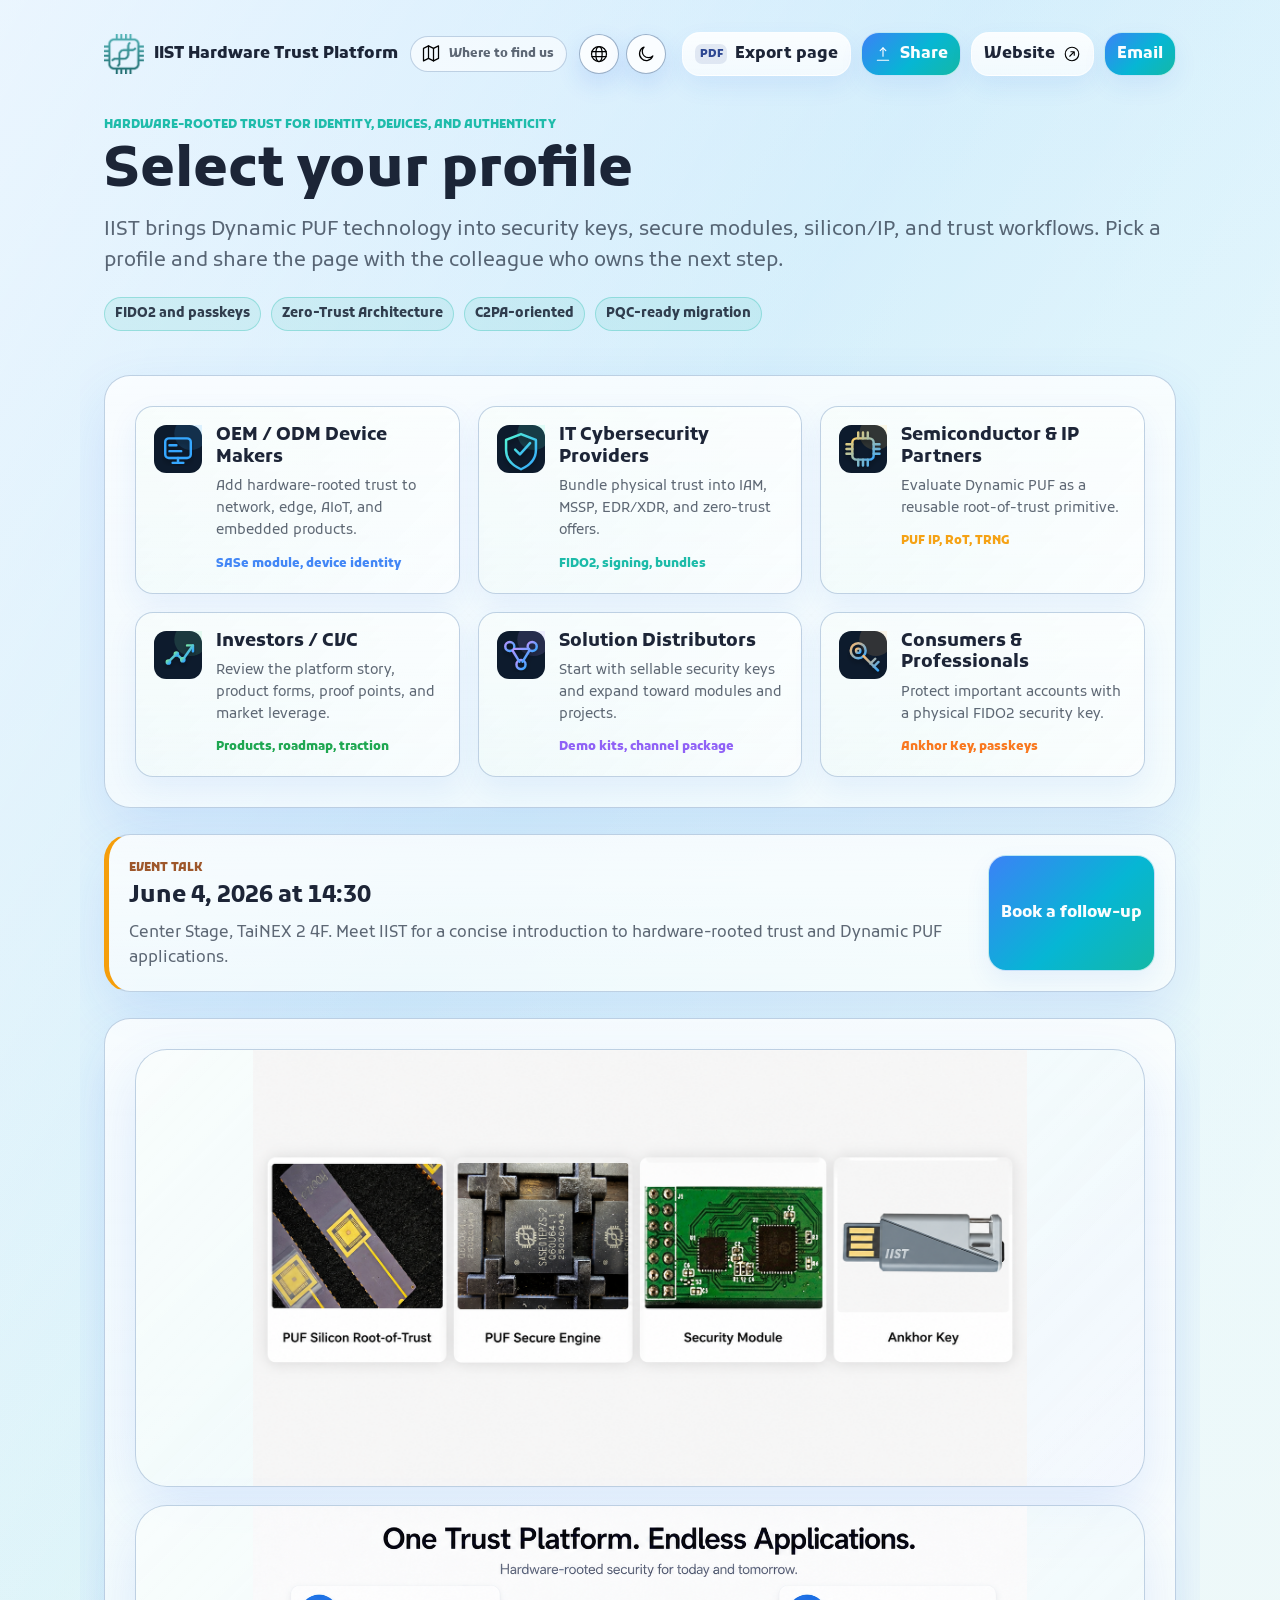
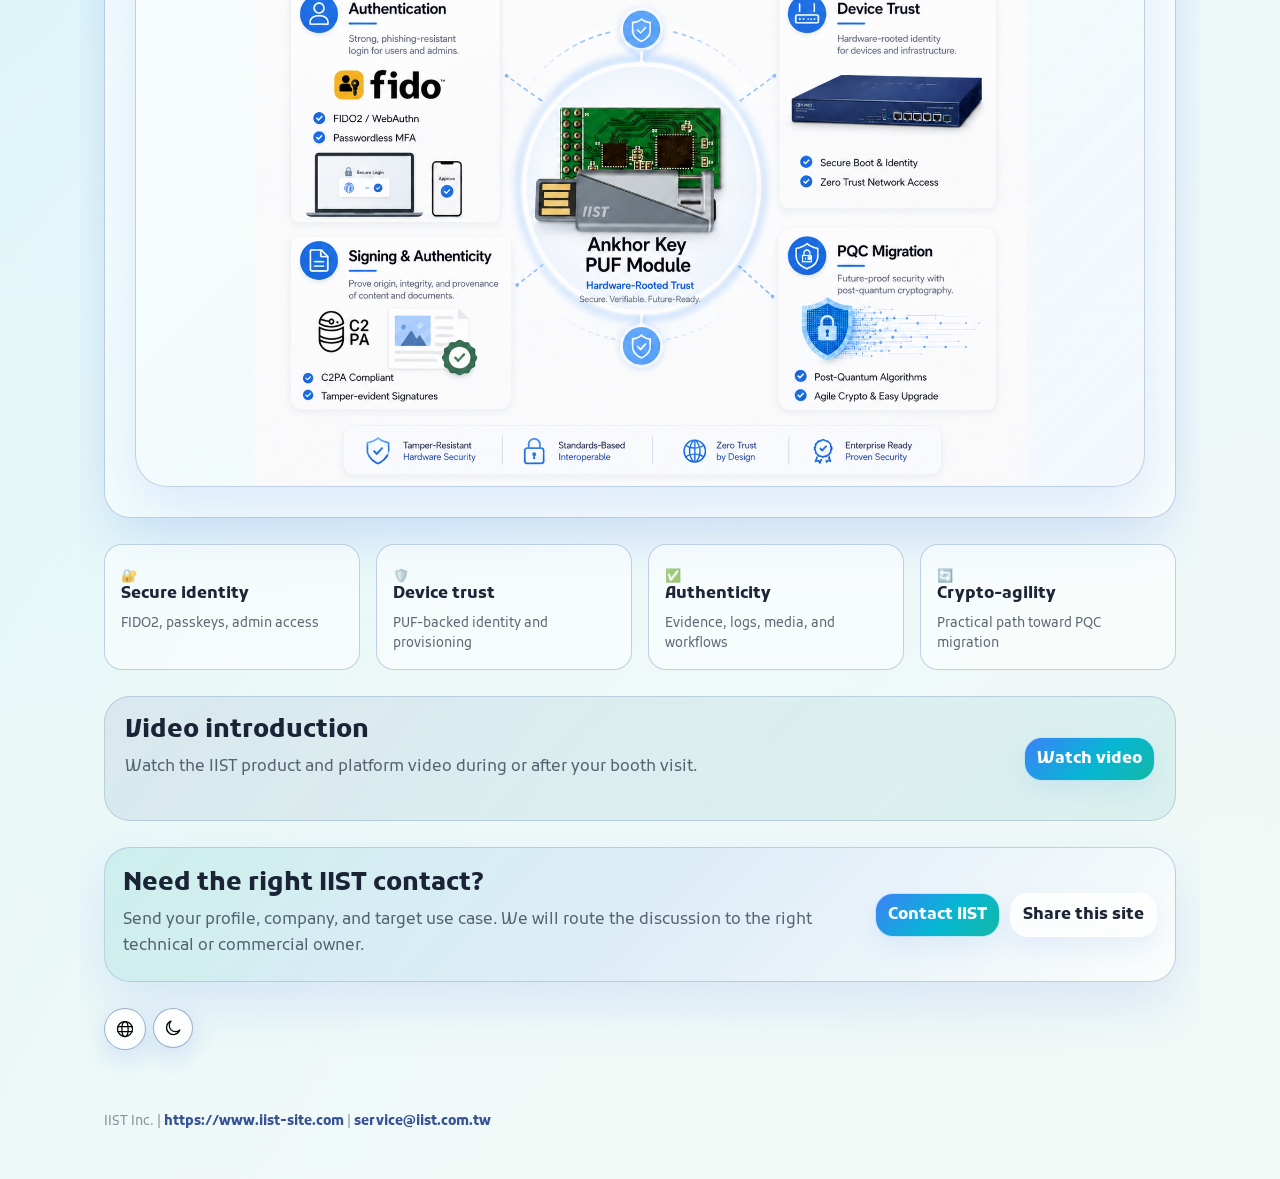
<file: index.html>
<!doctype html>
<html lang="en">
<head>
  <meta charset="utf-8">
  <meta name="viewport" content="width=device-width, initial-scale=1">
  <title>IIST Hardware Trust Platform | COMPUTEX 2026</title>
  <meta name="description" content="Mobile brochure for IIST hardware-rooted trust solutions at COMPUTEX 2026.">
  <link rel="preconnect" href="https://fonts.googleapis.com">
  <link rel="preconnect" href="https://fonts.gstatic.com" crossorigin>
  <link href="https://fonts.googleapis.com/css2?family=Kufam:wght@400;500;600;700;800&display=swap" rel="stylesheet">
  <link rel="stylesheet" href="assets/style.css">
</head>
<body>
  <div class="page-shell">
    <header class="site-header">
      <div class="brand-row">
        <a class="brand" href="index.html" aria-label="IIST COMPUTEX 2026 home">
          <img src="assets/iist-logo.png" alt="" width="40" height="40">
          <span>IIST Hardware Trust Platform</span>
        </a>
        <a class="event-pill" href="pages/where-to-find-us.html" aria-label="Where to find IIST at COMPUTEX 2026" title="Where to find us"><img class="event-icon control-icon" src="assets/icon-map.svg" alt="" width="18" height="18">Where to find us</a>
        <div class="header-controls" aria-label="Display controls">
          <button class="control-toggle language-toggle" type="button" data-language-toggle aria-label="Switch language"><img class="control-icon" src="assets/icon-globe.svg" alt="" width="20" height="20"></button>
          <button class="control-toggle theme-toggle" type="button" data-theme-toggle aria-label="Toggle light or dark mode"><img class="control-icon" src="assets/icon-moon.svg" alt="" width="20" height="20" data-theme-icon></button>
        </div>
      </div>
      <nav class="page-actions" aria-label="Page actions">
        <button class="action secondary" type="button" data-print-page>
          <span class="pdf-mark" aria-hidden="true">PDF</span>
          Export page
        </button>
        <button class="action primary" type="button" data-share-page aria-describedby="share-status">
          <img class="action-icon" src="assets/icon-share.svg" alt="" width="18" height="18">
          Share
        </button>
        <a class="button-link secondary" href="https://www.iist-site.com">
          Website
          <img class="action-icon" src="assets/icon-external.svg" alt="" width="18" height="18">
        </a>
        <a class="button-link primary" href="mailto:service@iist.com.tw?subject=COMPUTEX%202026%20IIST%20Inquiry">Email</a>
      </nav>
    </header>

    <main>
      <section class="hero home-hero">
        <div class="hero-copy">
          <p class="eyebrow">Hardware-rooted trust for identity, devices, and authenticity</p>
          <h1>Select your profile</h1>
          <p class="lede">IIST brings Dynamic PUF technology into security keys, secure modules, silicon/IP, and trust workflows. Pick a profile and share the page with the colleague who owns the next step.</p>
          <div class="chip-row" aria-label="Core themes">
            <a class="chip" href="https://fidoalliance.org/passkeys/" target="_blank" rel="noopener noreferrer">FIDO2 and passkeys</a>
            <a class="chip" href="https://www.nist.gov/publications/zero-trust-architecture" target="_blank" rel="noopener noreferrer">Zero-Trust Architecture</a>
            <a class="chip" href="https://contentcredentials.org/" target="_blank" rel="noopener noreferrer">C2PA-oriented</a>
            <a class="chip" href="https://pages.nist.gov/nccoe-migration-post-quantum-cryptography/" target="_blank" rel="noopener noreferrer">PQC-ready migration</a>
          </div>
        </div>
      </section>

      <section class="content-band" aria-labelledby="profiles-title">
        <div class="section-inner">
          <h2 class="visually-hidden" id="profiles-title">Profile choices</h2>
          <div class="persona-grid">
            <a class="persona-card" style="--card-rgb: 59, 130, 246" href="pages/oem-odm.html">
              <img src="assets/icon-device.svg" alt="" width="48" height="48">
              <div>
                <h3>OEM / ODM Device Makers</h3>
                <p>Add hardware-rooted trust to network, edge, AIoT, and embedded products.</p>
                <span class="card-kicker">SASe module, device identity</span>
              </div>
            </a>
            <a class="persona-card" style="--card-rgb: 20, 184, 166" href="pages/cybersecurity.html">
              <img src="assets/icon-shield.svg" alt="" width="48" height="48">
              <div>
                <h3>IT Cybersecurity Providers</h3>
                <p>Bundle physical trust into IAM, MSSP, EDR/XDR, and zero-trust offers.</p>
                <span class="card-kicker">FIDO2, signing, bundles</span>
              </div>
            </a>
            <a class="persona-card" style="--card-rgb: 245, 158, 11" href="pages/semiconductor.html">
              <img src="assets/icon-chip.svg" alt="" width="48" height="48">
              <div>
                <h3>Semiconductor &amp; IP Partners</h3>
                <p>Evaluate Dynamic PUF as a reusable root-of-trust primitive.</p>
                <span class="card-kicker">PUF IP, RoT, TRNG</span>
              </div>
            </a>
            <a class="persona-card" style="--card-rgb: 22, 163, 74" href="pages/vc-cvc.html">
              <img src="assets/icon-growth.svg" alt="" width="48" height="48">
              <div>
                <h3>Investors / CVC</h3>
                <p>Review the platform story, product forms, proof points, and market leverage.</p>
                <span class="card-kicker">Products, roadmap, traction</span>
              </div>
            </a>
            <a class="persona-card" style="--card-rgb: 139, 92, 246" href="pages/distributors.html">
              <img src="assets/icon-network.svg" alt="" width="48" height="48">
              <div>
                <h3>Solution Distributors</h3>
                <p>Start with sellable security keys and expand toward modules and projects.</p>
                <span class="card-kicker">Demo kits, channel package</span>
              </div>
            </a>
            <a class="persona-card" style="--card-rgb: 249, 115, 22" href="pages/consumers.html">
              <img src="assets/icon-key.svg" alt="" width="48" height="48">
              <div>
                <h3>Consumers &amp; Professionals</h3>
                <p>Protect important accounts with a physical FIDO2 security key.</p>
                <span class="card-kicker">Ankhor Key, passkeys</span>
              </div>
            </a>
          </div>
        </div>
      </section>

      <section class="talk-band" aria-labelledby="talk-title">
        <div>
          <span class="talk-label">Event Talk</span>
          <strong id="talk-title">June 4, 2026 at 14:30</strong>
          <p>Center Stage, TaiNEX 2 4F. Meet IIST for a concise introduction to hardware-rooted trust and Dynamic PUF applications.</p>
        </div>
        <a class="button-link primary" href="mailto:service@iist.com.tw?subject=COMPUTEX%202026%20Center%20Stage%20Talk%20Follow-up">Book a follow-up</a>
      </section>

      <section class="content-band desktop-product-band" aria-label="IIST product and use case overview">
        <div class="section-inner visual-stack">
          <figure class="hero-visual wide">
            <img src="assets/visual-products.png" alt="IIST product family overview">
          </figure>
          <figure class="hero-visual wide">
            <img src="assets/visual-use-cases.png" alt="IIST use case overview">
          </figure>
        </div>
      </section>

      <section class="focus-strip" aria-label="IIST focus areas">
        <div class="focus-item"><strong><span class="title-emoji" data-no-i18n aria-hidden="true">🔐</span>Secure identity</strong><span>FIDO2, passkeys, admin access</span></div>
        <div class="focus-item"><strong><span class="title-emoji" data-no-i18n aria-hidden="true">🛡️</span>Device trust</strong><span>PUF-backed identity and provisioning</span></div>
        <div class="focus-item"><strong><span class="title-emoji" data-no-i18n aria-hidden="true">✅</span>Authenticity</strong><span>Evidence, logs, media, and workflows</span></div>
        <div class="focus-item"><strong><span class="title-emoji" data-no-i18n aria-hidden="true">🔄</span>Crypto-agility</strong><span>Practical path toward PQC migration</span></div>
      </section>

      <section class="media-band" aria-labelledby="video-title">
        <div>
          <h2 id="video-title">Video introduction</h2>
          <p>Watch the IIST product and platform video during or after your booth visit.</p>
          <div class="video-status" id="video-status" role="status" aria-live="polite"></div>
        </div>
        <a class="button-link primary" href="pages/video-introduction.html">Watch video</a>
      </section>

      <section class="contact-band">
        <div>
          <h2>Need the right IIST contact?</h2>
          <p>Send your profile, company, and target use case. We will route the discussion to the right technical or commercial owner.</p>
        </div>
        <div class="contact-actions">
          <a class="button-link primary" href="mailto:service@iist.com.tw?subject=COMPUTEX%202026%20IIST%20Inquiry">Contact IIST</a>
          <button class="action secondary" type="button" data-share-page aria-describedby="share-status">Share this site</button>
        </div>
      </section>
      <div class="bottom-controls">
        <button class="control-toggle language-toggle" type="button" data-language-toggle aria-label="Switch language"><img class="control-icon" src="assets/icon-globe.svg" alt="" width="20" height="20"></button>
        <button class="control-toggle theme-toggle" type="button" data-theme-toggle aria-label="Toggle light or dark mode"><img class="control-icon" src="assets/icon-moon.svg" alt="" width="20" height="20" data-theme-icon></button>
      </div>
    </main>

    <footer class="site-footer">
      <div id="share-status" class="share-status" role="status" aria-live="polite"></div>
      <div>IIST Inc. | <a href="https://www.iist-site.com">https://www.iist-site.com</a> | <a href="mailto:service@iist.com.tw">service@iist.com.tw</a></div>
    </footer>
  </div>
  <script src="assets/site.js" charset="utf-8"></script>
</body>
</html>
</file>
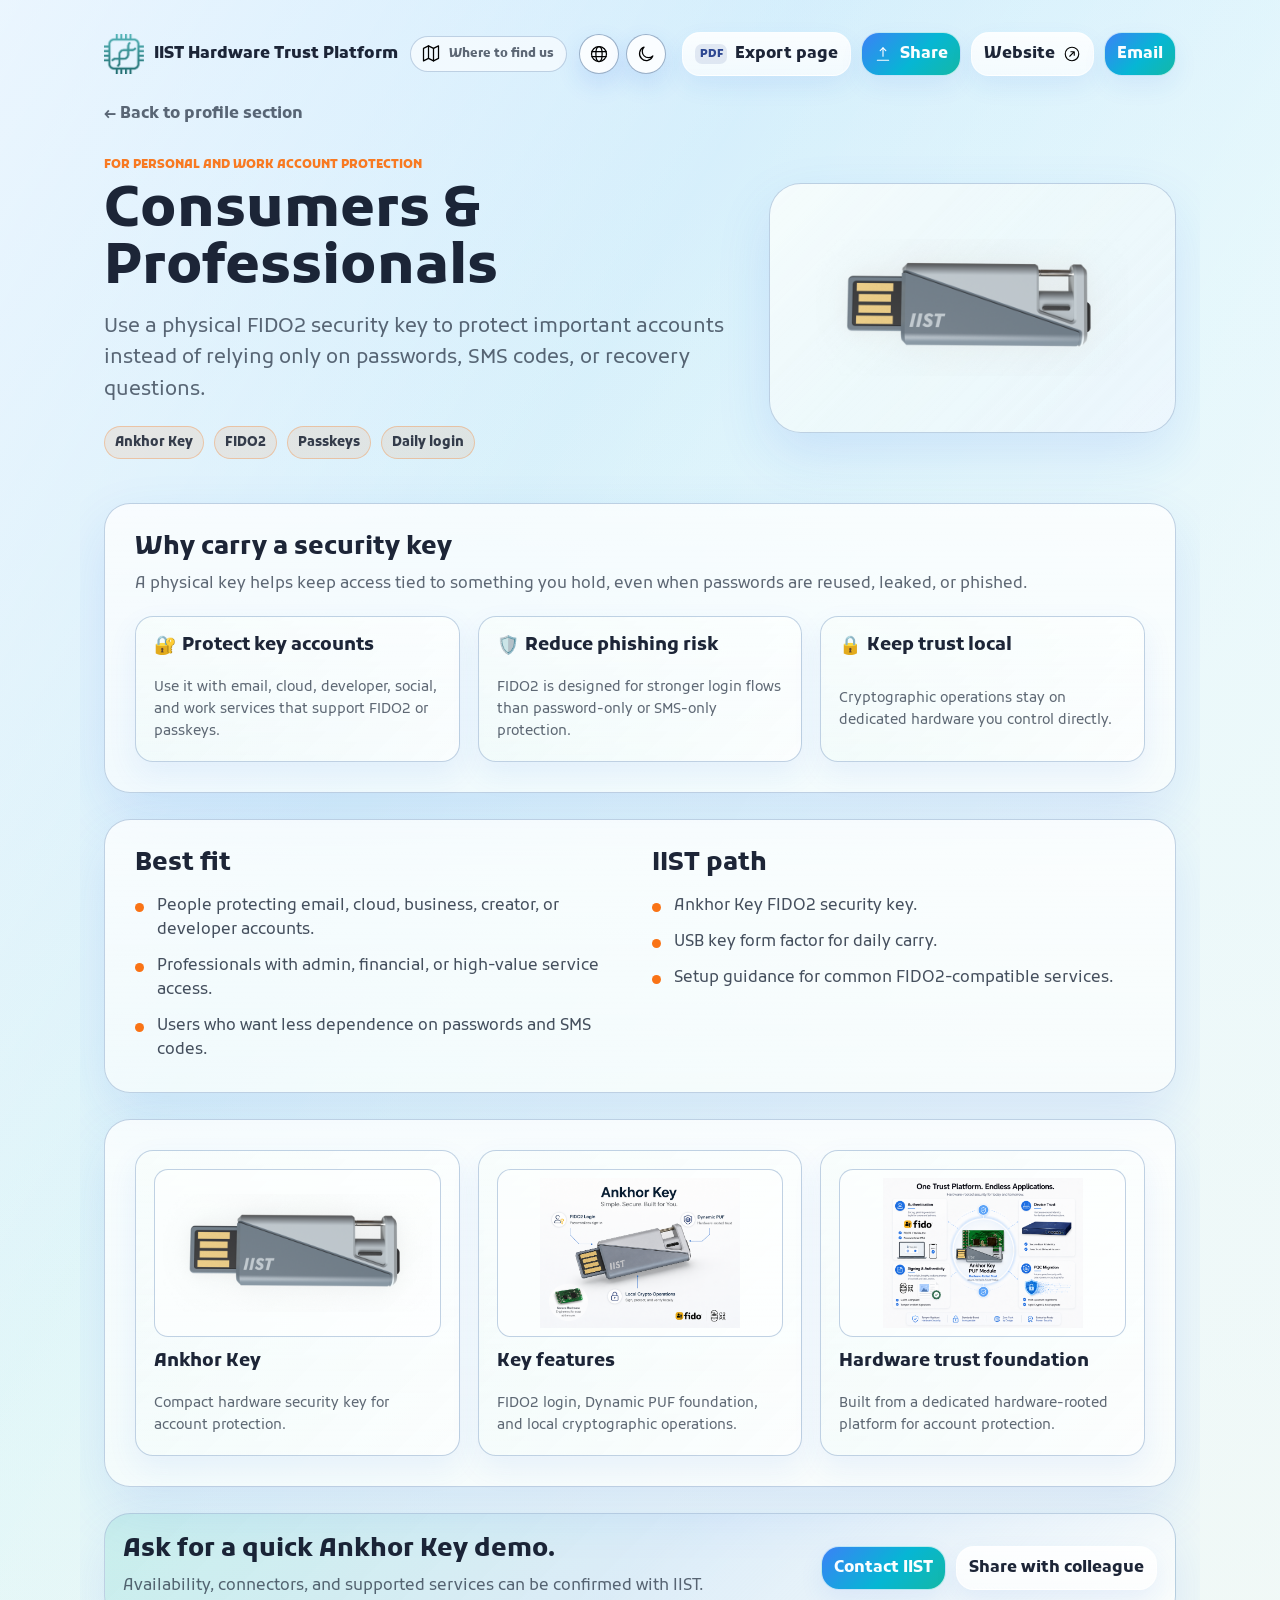
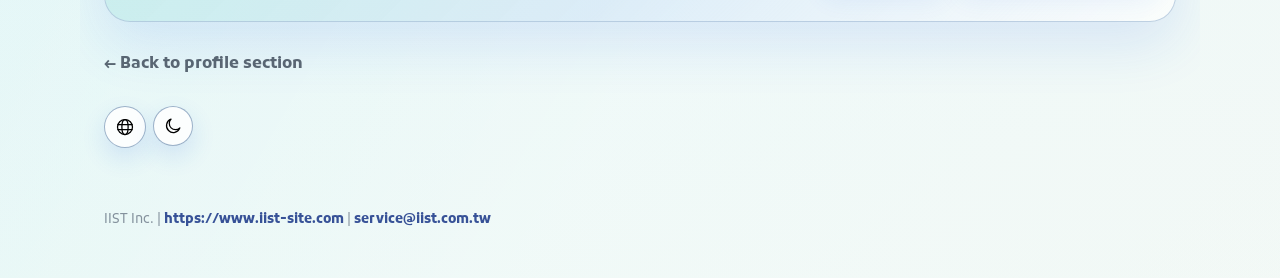
<file: pages/consumers.html>
<!doctype html>
<html lang="en">
<head>
  <meta charset="utf-8">
  <meta name="viewport" content="width=device-width, initial-scale=1">
  <title>Consumers &amp; Professionals | IIST COMPUTEX 2026</title>
  <meta name="description" content="A short IIST COMPUTEX 2026 page for consumers and professionals using Ankhor Key for phishing-resistant account protection.">
  <link rel="preconnect" href="https://fonts.googleapis.com">
  <link rel="preconnect" href="https://fonts.gstatic.com" crossorigin>
  <link href="https://fonts.googleapis.com/css2?family=Kufam:wght@400;500;600;700;800&display=swap" rel="stylesheet">
  <link rel="stylesheet" href="../assets/style.css">
</head>
<body style="--accent: #f97316; --accent-rgb: 249, 115, 22">
  <div class="page-shell">
    <header class="site-header">
      <div class="brand-row">
        <a class="brand" href="../index.html" aria-label="IIST COMPUTEX 2026 home">
          <img src="../assets/iist-logo.png" alt="" width="40" height="40">
          <span>IIST Hardware Trust Platform</span>
        </a>
        <a class="event-pill" href="where-to-find-us.html" aria-label="Where to find IIST at COMPUTEX 2026" title="Where to find us"><img class="event-icon control-icon" src="../assets/icon-map.svg" alt="" width="18" height="18">Where to find us</a>
        <div class="header-controls" aria-label="Display controls">
          <button class="control-toggle language-toggle" type="button" data-language-toggle aria-label="Switch language"><img class="control-icon" src="../assets/icon-globe.svg" alt="" width="20" height="20"></button>
          <button class="control-toggle theme-toggle" type="button" data-theme-toggle aria-label="Toggle light or dark mode"><img class="control-icon" src="../assets/icon-moon.svg" alt="" width="20" height="20" data-theme-icon></button>
        </div>
      </div>
      <nav class="page-actions" aria-label="Page actions">
        <button class="action secondary" type="button" data-print-page><span class="pdf-mark" aria-hidden="true">PDF</span>Export page</button>
        <button class="action primary" type="button" data-share-page aria-describedby="share-status"><img class="action-icon" src="../assets/icon-share.svg" alt="" width="18" height="18">Share</button>
        <a class="button-link secondary" href="https://www.iist-site.com">Website<img class="action-icon" src="../assets/icon-external.svg" alt="" width="18" height="18"></a>
        <a class="button-link primary" href="mailto:service@iist.com.tw?subject=COMPUTEX%202026%20IIST%20Inquiry%20-%20Ankhor%20Key">Email</a>
      </nav>
    </header>

    <main>
      <a class="back-link" href="../index.html">&larr; Back to profile section</a>
      <section class="hero">
        <div class="hero-copy">
          <p class="eyebrow">For personal and work account protection</p>
          <h1>Consumers &amp; Professionals</h1>
          <p class="lede">Use a physical FIDO2 security key to protect important accounts instead of relying only on passwords, SMS codes, or recovery questions.</p>
          <div class="chip-row">
            <span class="chip">Ankhor Key</span>
            <a class="chip" href="https://fidoalliance.org/passkeys/" target="_blank" rel="noopener noreferrer">FIDO2</a>
            <a class="chip" href="https://fidoalliance.org/passkeys/" target="_blank" rel="noopener noreferrer">Passkeys</a>
            <span class="chip">Daily login</span>
          </div>
        </div>
        <figure class="hero-visual">
          <img src="../assets/visual-ankhor-key.png" alt="Ankhor Key concept">
        </figure>
      </section>

      <section class="content-band">
        <div class="section-inner">
          <div class="section-head">
            <h2>Why carry a security key</h2>
            <p>A physical key helps keep access tied to something you hold, even when passwords are reused, leaked, or phished.</p>
          </div>
          <div class="value-grid">
            <article class="value-card"><h3><span class="title-emoji" data-no-i18n aria-hidden="true">🔐</span>Protect key accounts</h3><p>Use it with email, cloud, developer, social, and work services that support FIDO2 or passkeys.</p></article>
            <article class="value-card"><h3><span class="title-emoji" data-no-i18n aria-hidden="true">🛡️</span>Reduce phishing risk</h3><p>FIDO2 is designed for stronger login flows than password-only or SMS-only protection.</p></article>
            <article class="value-card"><h3><span class="title-emoji" data-no-i18n aria-hidden="true">🔒</span>Keep trust local</h3><p>Cryptographic operations stay on dedicated hardware you control directly.</p></article>
          </div>
        </div>
      </section>

      <section class="content-band">
        <div class="section-inner split-band">
          <div>
            <h2>Best fit</h2>
            <ul class="check-list">
              <li>People protecting email, cloud, business, creator, or developer accounts.</li>
              <li>Professionals with admin, financial, or high-value service access.</li>
              <li>Users who want less dependence on passwords and SMS codes.</li>
            </ul>
          </div>
          <div>
            <h2>IIST path</h2>
            <ul class="check-list">
              <li>Ankhor Key FIDO2 security key.</li>
              <li>USB key form factor for daily carry.</li>
              <li>Setup guidance for common FIDO2-compatible services.</li>
            </ul>
          </div>
        </div>
      </section>

      <section class="content-band">
        <div class="section-inner">
          <div class="asset-grid">
            <article class="asset-card"><img src="../assets/visual-ankhor-key.png" alt="Ankhor Key"><h3>Ankhor Key</h3><p>Compact hardware security key for account protection.</p></article>
            <article class="asset-card"><img src="../assets/visual-features.png" alt="Key features"><h3>Key features</h3><p>FIDO2 login, Dynamic PUF foundation, and local cryptographic operations.</p></article>
            <article class="asset-card"><img src="../assets/visual-use-cases.png" alt="Hardware trust foundation"><h3>Hardware trust foundation</h3><p>Built from a dedicated hardware-rooted platform for account protection.</p></article>
          </div>
        </div>
      </section>

      <section class="contact-band">
        <div>
          <h2>Ask for a quick Ankhor Key demo.</h2>
          <p>Availability, connectors, and supported services can be confirmed with IIST.</p>
        </div>
        <div class="contact-actions">
          <a class="button-link primary" href="mailto:service@iist.com.tw?subject=COMPUTEX%202026%20Ankhor%20Key%20Demo">Contact IIST</a>
          <button class="action secondary" type="button" data-share-page aria-describedby="share-status">Share with colleague</button>
        </div>
      </section>
      <a class="back-link bottom-back" href="../index.html">&larr; Back to profile section</a>
      <div class="bottom-controls">
        <button class="control-toggle language-toggle" type="button" data-language-toggle aria-label="Switch language"><img class="control-icon" src="../assets/icon-globe.svg" alt="" width="20" height="20"></button>
        <button class="control-toggle theme-toggle" type="button" data-theme-toggle aria-label="Toggle light or dark mode"><img class="control-icon" src="../assets/icon-moon.svg" alt="" width="20" height="20" data-theme-icon></button>
      </div>
    </main>

    <footer class="site-footer">
      <div id="share-status" class="share-status" role="status" aria-live="polite"></div>
      <div>IIST Inc. | <a href="https://www.iist-site.com">https://www.iist-site.com</a> | <a href="mailto:service@iist.com.tw">service@iist.com.tw</a></div>
    </footer>
  </div>
  <script src="../assets/site.js" charset="utf-8"></script>
</body>
</html>
</file>
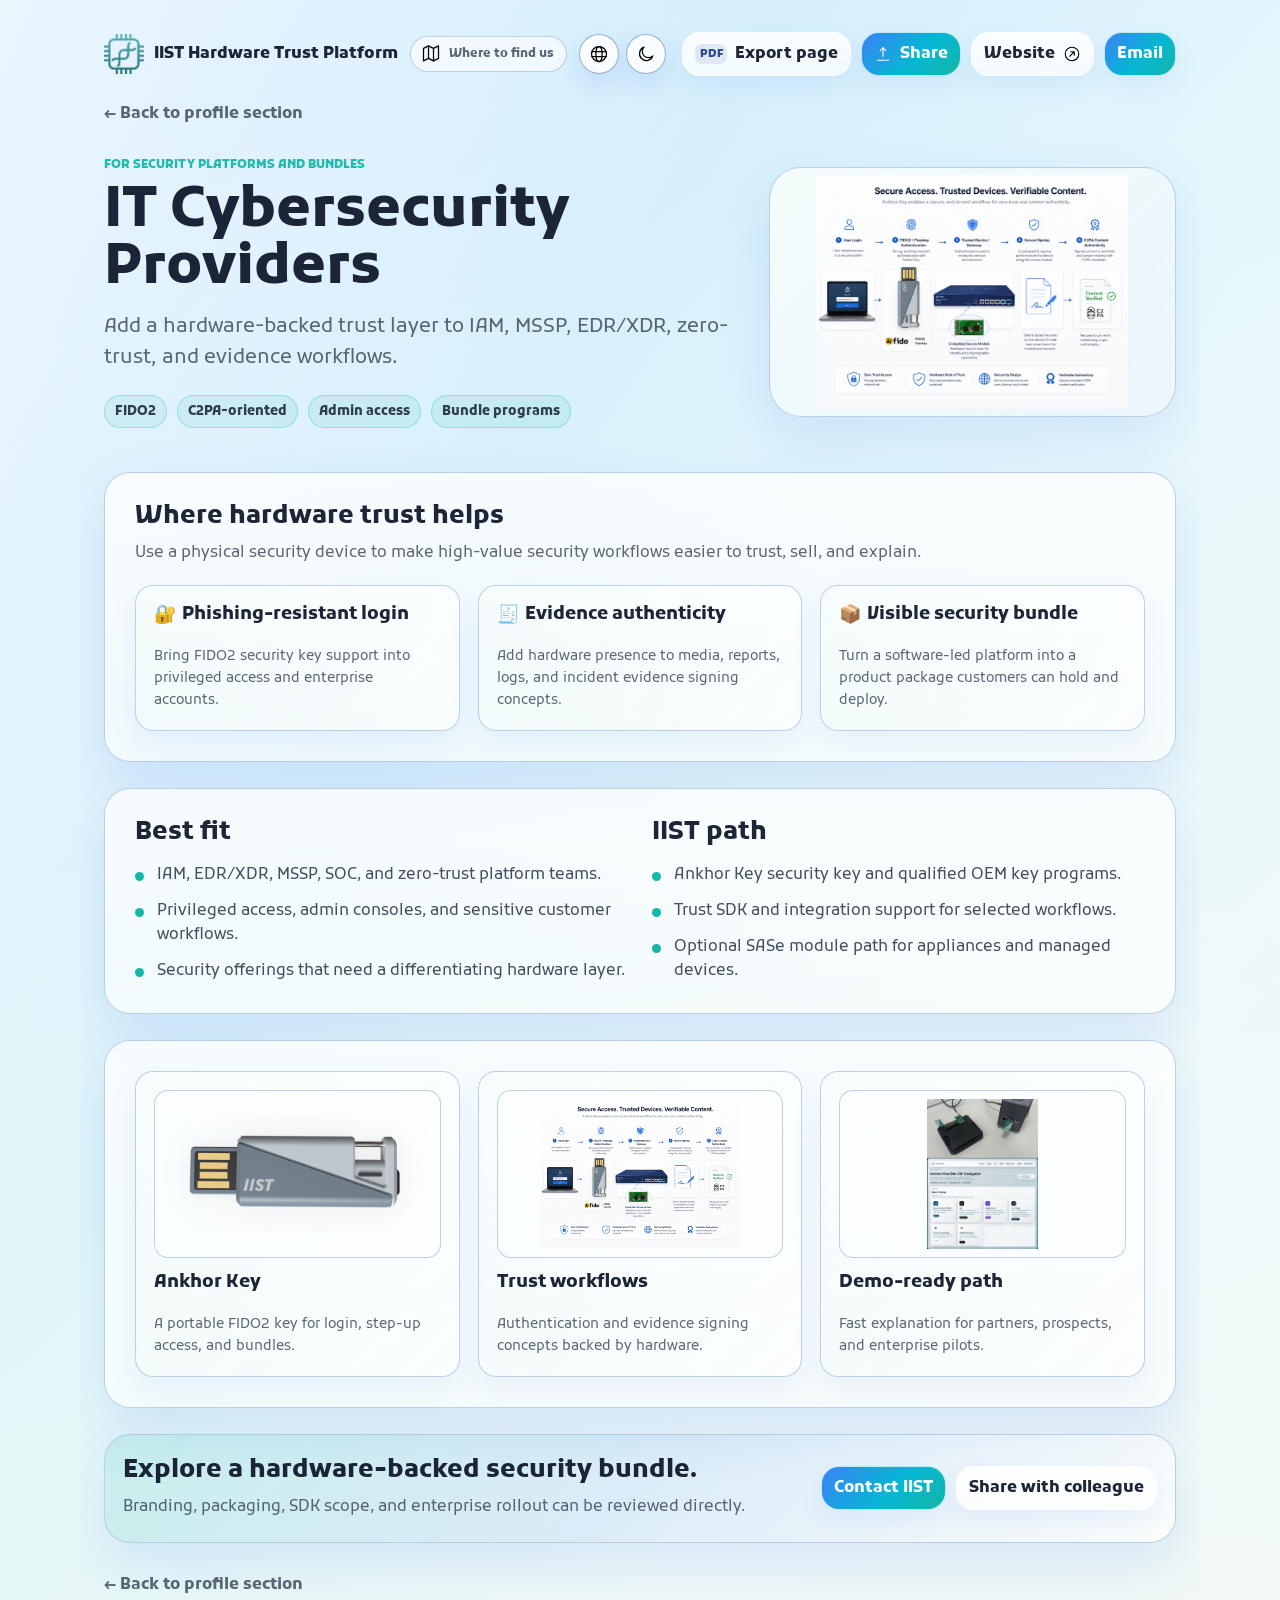
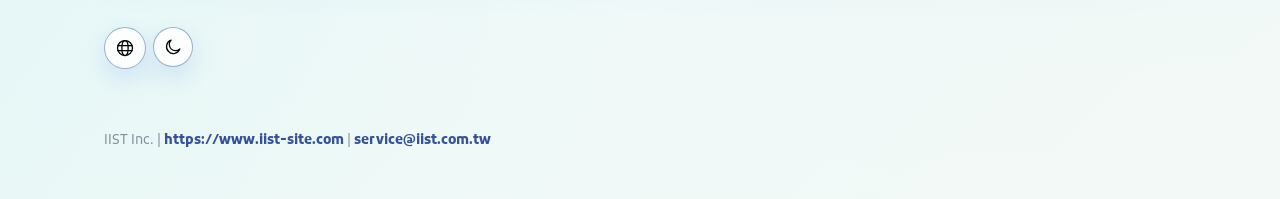
<file: pages/cybersecurity.html>
<!doctype html>
<html lang="en">
<head>
  <meta charset="utf-8">
  <meta name="viewport" content="width=device-width, initial-scale=1">
  <title>IT Cybersecurity Providers | IIST COMPUTEX 2026</title>
  <meta name="description" content="A short IIST COMPUTEX 2026 page for cybersecurity providers adding hardware-backed trust to security platforms and bundles.">
  <link rel="preconnect" href="https://fonts.googleapis.com">
  <link rel="preconnect" href="https://fonts.gstatic.com" crossorigin>
  <link href="https://fonts.googleapis.com/css2?family=Kufam:wght@400;500;600;700;800&display=swap" rel="stylesheet">
  <link rel="stylesheet" href="../assets/style.css">
</head>
<body style="--accent: #14b8a6; --accent-rgb: 20, 184, 166">
  <div class="page-shell">
    <header class="site-header">
      <div class="brand-row">
        <a class="brand" href="../index.html" aria-label="IIST COMPUTEX 2026 home">
          <img src="../assets/iist-logo.png" alt="" width="40" height="40">
          <span>IIST Hardware Trust Platform</span>
        </a>
        <a class="event-pill" href="where-to-find-us.html" aria-label="Where to find IIST at COMPUTEX 2026" title="Where to find us"><img class="event-icon control-icon" src="../assets/icon-map.svg" alt="" width="18" height="18">Where to find us</a>
        <div class="header-controls" aria-label="Display controls">
          <button class="control-toggle language-toggle" type="button" data-language-toggle aria-label="Switch language"><img class="control-icon" src="../assets/icon-globe.svg" alt="" width="20" height="20"></button>
          <button class="control-toggle theme-toggle" type="button" data-theme-toggle aria-label="Toggle light or dark mode"><img class="control-icon" src="../assets/icon-moon.svg" alt="" width="20" height="20" data-theme-icon></button>
        </div>
      </div>
      <nav class="page-actions" aria-label="Page actions">
        <button class="action secondary" type="button" data-print-page><span class="pdf-mark" aria-hidden="true">PDF</span>Export page</button>
        <button class="action primary" type="button" data-share-page aria-describedby="share-status"><img class="action-icon" src="../assets/icon-share.svg" alt="" width="18" height="18">Share</button>
        <a class="button-link secondary" href="https://www.iist-site.com">Website<img class="action-icon" src="../assets/icon-external.svg" alt="" width="18" height="18"></a>
        <a class="button-link primary" href="mailto:service@iist.com.tw?subject=COMPUTEX%202026%20IIST%20Inquiry%20-%20Cybersecurity">Email</a>
      </nav>
    </header>

    <main>
      <a class="back-link" href="../index.html">&larr; Back to profile section</a>
      <section class="hero">
        <div class="hero-copy">
          <p class="eyebrow">For security platforms and bundles</p>
          <h1>IT Cybersecurity Providers</h1>
          <p class="lede">Add a hardware-backed trust layer to IAM, MSSP, EDR/XDR, zero-trust, and evidence workflows.</p>
          <div class="chip-row">
            <a class="chip" href="https://fidoalliance.org/passkeys/" target="_blank" rel="noopener noreferrer">FIDO2</a>
            <a class="chip" href="https://contentcredentials.org/" target="_blank" rel="noopener noreferrer">C2PA-oriented</a>
            <span class="chip">Admin access</span>
            <span class="chip">Bundle programs</span>
          </div>
        </div>
        <figure class="hero-visual">
          <img src="../assets/visual-fido-c2pa.png" alt="FIDO2 and C2PA-oriented workflow concept">
        </figure>
      </section>

      <section class="content-band">
        <div class="section-inner">
          <div class="section-head">
            <h2>Where hardware trust helps</h2>
            <p>Use a physical security device to make high-value security workflows easier to trust, sell, and explain.</p>
          </div>
          <div class="value-grid">
            <article class="value-card"><h3><span class="title-emoji" data-no-i18n aria-hidden="true">🔐</span>Phishing-resistant login</h3><p>Bring FIDO2 security key support into privileged access and enterprise accounts.</p></article>
            <article class="value-card"><h3><span class="title-emoji" data-no-i18n aria-hidden="true">🧾</span>Evidence authenticity</h3><p>Add hardware presence to media, reports, logs, and incident evidence signing concepts.</p></article>
            <article class="value-card"><h3><span class="title-emoji" data-no-i18n aria-hidden="true">📦</span>Visible security bundle</h3><p>Turn a software-led platform into a product package customers can hold and deploy.</p></article>
          </div>
        </div>
      </section>

      <section class="content-band">
        <div class="section-inner split-band">
          <div>
            <h2>Best fit</h2>
            <ul class="check-list">
              <li>IAM, EDR/XDR, MSSP, SOC, and zero-trust platform teams.</li>
              <li>Privileged access, admin consoles, and sensitive customer workflows.</li>
              <li>Security offerings that need a differentiating hardware layer.</li>
            </ul>
          </div>
          <div>
            <h2>IIST path</h2>
            <ul class="check-list">
              <li>Ankhor Key security key and qualified OEM key programs.</li>
              <li>Trust SDK and integration support for selected workflows.</li>
              <li>Optional SASe module path for appliances and managed devices.</li>
            </ul>
          </div>
        </div>
      </section>

      <section class="content-band">
        <div class="section-inner">
          <div class="asset-grid">
            <article class="asset-card"><img src="../assets/visual-ankhor-key.png" alt="Ankhor Key"><h3>Ankhor Key</h3><p>A portable FIDO2 key for login, step-up access, and bundles.</p></article>
            <article class="asset-card"><img src="../assets/visual-fido-c2pa.png" alt="FIDO2 and C2PA workflows"><h3>Trust workflows</h3><p>Authentication and evidence signing concepts backed by hardware.</p></article>
            <article class="asset-card"><img src="../assets/visual-demo-kit.jpg" alt="Demo-ready kit"><h3>Demo-ready path</h3><p>Fast explanation for partners, prospects, and enterprise pilots.</p></article>
          </div>
        </div>
      </section>

      <section class="contact-band">
        <div>
          <h2>Explore a hardware-backed security bundle.</h2>
          <p>Branding, packaging, SDK scope, and enterprise rollout can be reviewed directly.</p>
        </div>
        <div class="contact-actions">
          <a class="button-link primary" href="mailto:service@iist.com.tw?subject=COMPUTEX%202026%20Cybersecurity%20Bundle%20Discussion">Contact IIST</a>
          <button class="action secondary" type="button" data-share-page aria-describedby="share-status">Share with colleague</button>
        </div>
      </section>
      <a class="back-link bottom-back" href="../index.html">&larr; Back to profile section</a>
      <div class="bottom-controls">
        <button class="control-toggle language-toggle" type="button" data-language-toggle aria-label="Switch language"><img class="control-icon" src="../assets/icon-globe.svg" alt="" width="20" height="20"></button>
        <button class="control-toggle theme-toggle" type="button" data-theme-toggle aria-label="Toggle light or dark mode"><img class="control-icon" src="../assets/icon-moon.svg" alt="" width="20" height="20" data-theme-icon></button>
      </div>
    </main>

    <footer class="site-footer">
      <div id="share-status" class="share-status" role="status" aria-live="polite"></div>
      <div>IIST Inc. | <a href="https://www.iist-site.com">https://www.iist-site.com</a> | <a href="mailto:service@iist.com.tw">service@iist.com.tw</a></div>
    </footer>
  </div>
  <script src="../assets/site.js" charset="utf-8"></script>
</body>
</html>
</file>
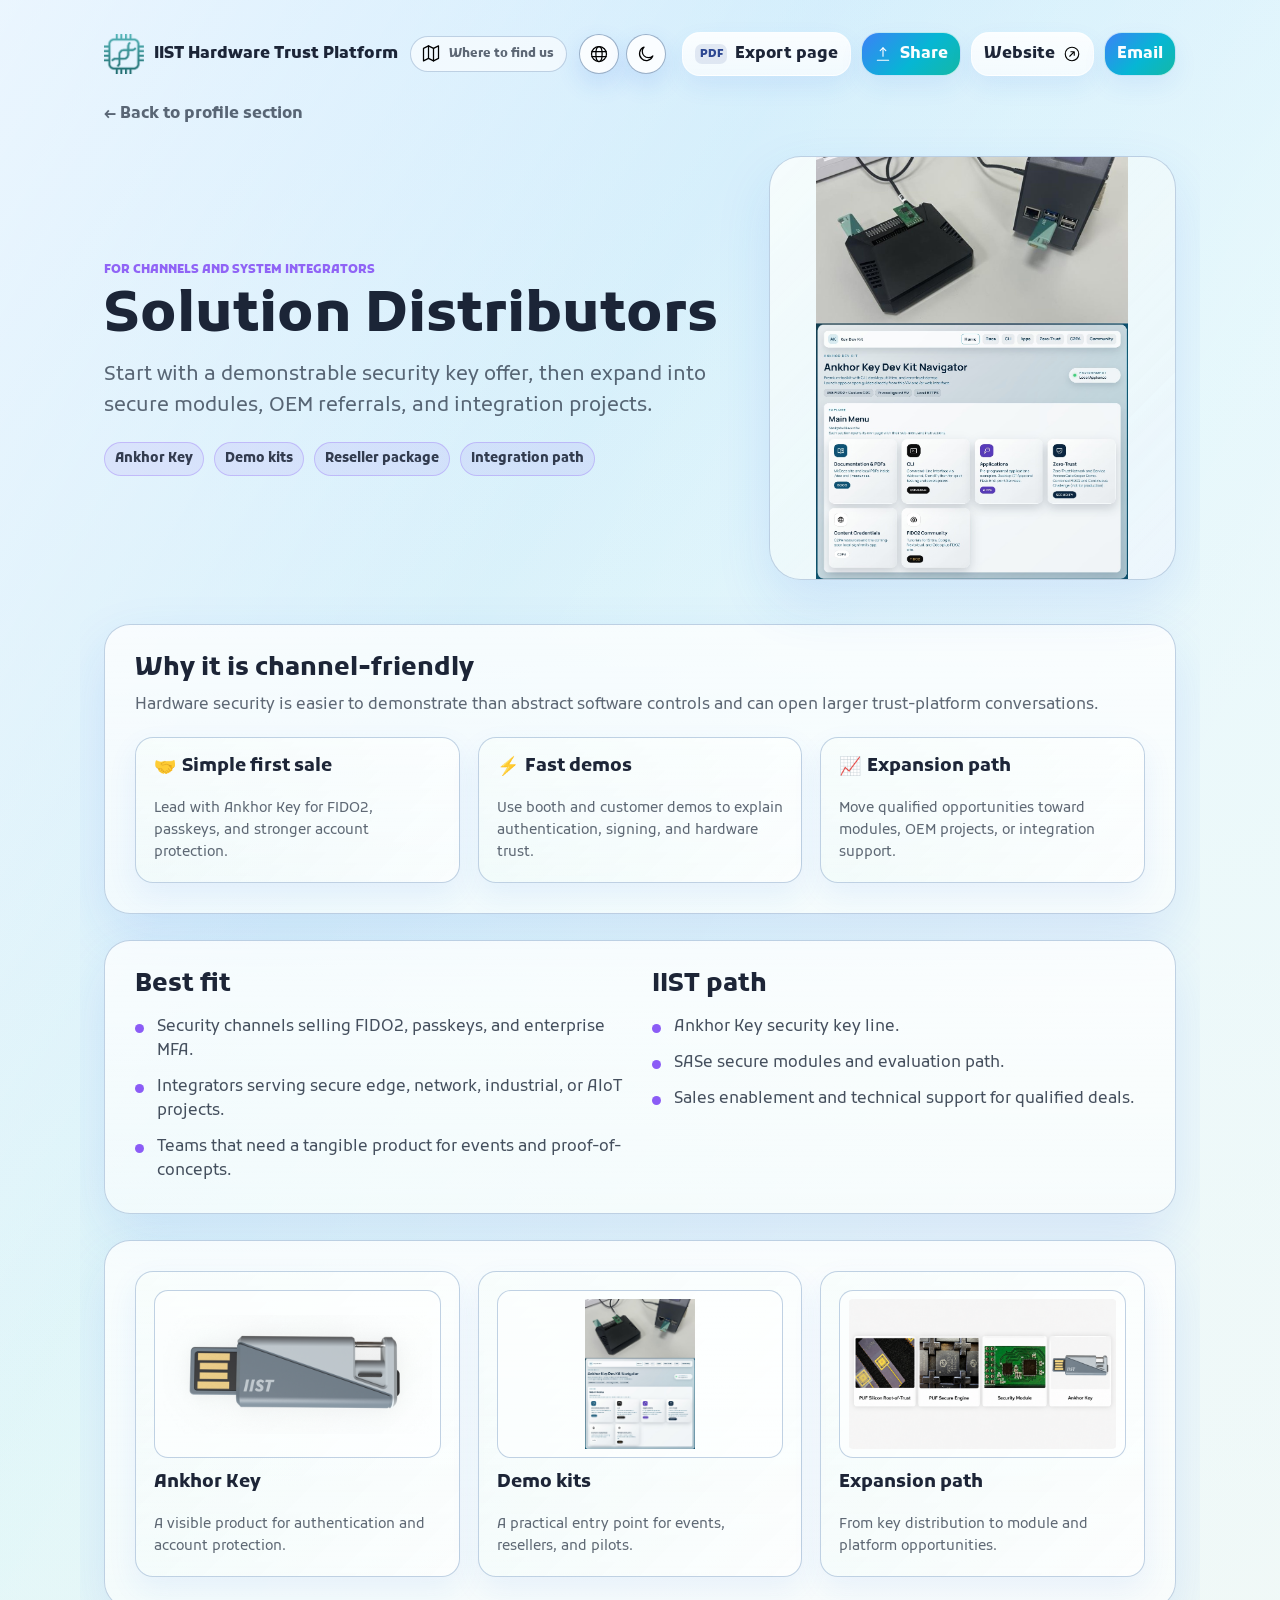
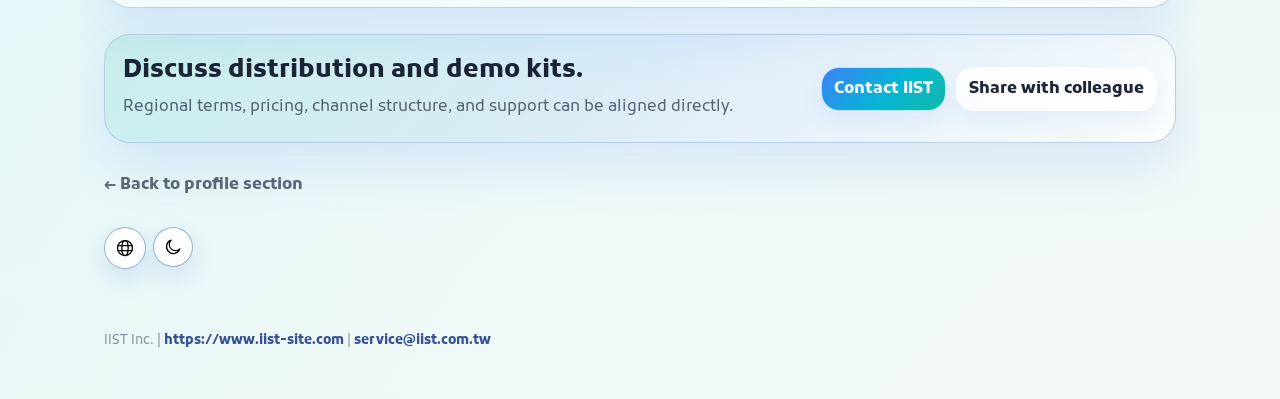
<file: pages/distributors.html>
<!doctype html>
<html lang="en">
<head>
  <meta charset="utf-8">
  <meta name="viewport" content="width=device-width, initial-scale=1">
  <title>Solution Distributors | IIST COMPUTEX 2026</title>
  <meta name="description" content="A short IIST COMPUTEX 2026 page for distributors, resellers, and security integrators reviewing sellable hardware trust packages.">
  <link rel="preconnect" href="https://fonts.googleapis.com">
  <link rel="preconnect" href="https://fonts.gstatic.com" crossorigin>
  <link href="https://fonts.googleapis.com/css2?family=Kufam:wght@400;500;600;700;800&display=swap" rel="stylesheet">
  <link rel="stylesheet" href="../assets/style.css">
</head>
<body style="--accent: #8b5cf6; --accent-rgb: 139, 92, 246">
  <div class="page-shell">
    <header class="site-header">
      <div class="brand-row">
        <a class="brand" href="../index.html" aria-label="IIST COMPUTEX 2026 home">
          <img src="../assets/iist-logo.png" alt="" width="40" height="40">
          <span>IIST Hardware Trust Platform</span>
        </a>
        <a class="event-pill" href="where-to-find-us.html" aria-label="Where to find IIST at COMPUTEX 2026" title="Where to find us"><img class="event-icon control-icon" src="../assets/icon-map.svg" alt="" width="18" height="18">Where to find us</a>
        <div class="header-controls" aria-label="Display controls">
          <button class="control-toggle language-toggle" type="button" data-language-toggle aria-label="Switch language"><img class="control-icon" src="../assets/icon-globe.svg" alt="" width="20" height="20"></button>
          <button class="control-toggle theme-toggle" type="button" data-theme-toggle aria-label="Toggle light or dark mode"><img class="control-icon" src="../assets/icon-moon.svg" alt="" width="20" height="20" data-theme-icon></button>
        </div>
      </div>
      <nav class="page-actions" aria-label="Page actions">
        <button class="action secondary" type="button" data-print-page><span class="pdf-mark" aria-hidden="true">PDF</span>Export page</button>
        <button class="action primary" type="button" data-share-page aria-describedby="share-status"><img class="action-icon" src="../assets/icon-share.svg" alt="" width="18" height="18">Share</button>
        <a class="button-link secondary" href="https://www.iist-site.com">Website<img class="action-icon" src="../assets/icon-external.svg" alt="" width="18" height="18"></a>
        <a class="button-link primary" href="mailto:service@iist.com.tw?subject=COMPUTEX%202026%20IIST%20Inquiry%20-%20Distributors">Email</a>
      </nav>
    </header>

    <main>
      <a class="back-link" href="../index.html">&larr; Back to profile section</a>
      <section class="hero">
        <div class="hero-copy">
          <p class="eyebrow">For channels and system integrators</p>
          <h1>Solution Distributors</h1>
          <p class="lede">Start with a demonstrable security key offer, then expand into secure modules, OEM referrals, and integration projects.</p>
          <div class="chip-row">
            <span class="chip">Ankhor Key</span>
            <span class="chip">Demo kits</span>
            <span class="chip">Reseller package</span>
            <span class="chip">Integration path</span>
          </div>
        </div>
        <figure class="hero-visual">
          <img src="../assets/visual-demo-kit.jpg" alt="Demo-ready package concept">
        </figure>
      </section>

      <section class="content-band">
        <div class="section-inner">
          <div class="section-head">
            <h2>Why it is channel-friendly</h2>
            <p>Hardware security is easier to demonstrate than abstract software controls and can open larger trust-platform conversations.</p>
          </div>
          <div class="value-grid">
            <article class="value-card"><h3><span class="title-emoji" data-no-i18n aria-hidden="true">🤝</span>Simple first sale</h3><p>Lead with Ankhor Key for FIDO2, passkeys, and stronger account protection.</p></article>
            <article class="value-card"><h3><span class="title-emoji" data-no-i18n aria-hidden="true">⚡</span>Fast demos</h3><p>Use booth and customer demos to explain authentication, signing, and hardware trust.</p></article>
            <article class="value-card"><h3><span class="title-emoji" data-no-i18n aria-hidden="true">📈</span>Expansion path</h3><p>Move qualified opportunities toward modules, OEM projects, or integration support.</p></article>
          </div>
        </div>
      </section>

      <section class="content-band">
        <div class="section-inner split-band">
          <div>
            <h2>Best fit</h2>
            <ul class="check-list">
              <li>Security channels selling FIDO2, passkeys, and enterprise MFA.</li>
              <li>Integrators serving secure edge, network, industrial, or AIoT projects.</li>
              <li>Teams that need a tangible product for events and proof-of-concepts.</li>
            </ul>
          </div>
          <div>
            <h2>IIST path</h2>
            <ul class="check-list">
              <li>Ankhor Key security key line.</li>
              <li>SASe secure modules and evaluation path.</li>
              <li>Sales enablement and technical support for qualified deals.</li>
            </ul>
          </div>
        </div>
      </section>

      <section class="content-band">
        <div class="section-inner">
          <div class="asset-grid">
            <article class="asset-card"><img src="../assets/visual-ankhor-key.png" alt="Ankhor Key"><h3>Ankhor Key</h3><p>A visible product for authentication and account protection.</p></article>
            <article class="asset-card"><img src="../assets/visual-demo-kit.jpg" alt="Demo kits"><h3>Demo kits</h3><p>A practical entry point for events, resellers, and pilots.</p></article>
            <article class="asset-card"><img src="../assets/visual-products.png" alt="Product expansion"><h3>Expansion path</h3><p>From key distribution to module and platform opportunities.</p></article>
          </div>
        </div>
      </section>

      <section class="contact-band">
        <div>
          <h2>Discuss distribution and demo kits.</h2>
          <p>Regional terms, pricing, channel structure, and support can be aligned directly.</p>
        </div>
        <div class="contact-actions">
          <a class="button-link primary" href="mailto:service@iist.com.tw?subject=COMPUTEX%202026%20Distributor%20Discussion">Contact IIST</a>
          <button class="action secondary" type="button" data-share-page aria-describedby="share-status">Share with colleague</button>
        </div>
      </section>
      <a class="back-link bottom-back" href="../index.html">&larr; Back to profile section</a>
      <div class="bottom-controls">
        <button class="control-toggle language-toggle" type="button" data-language-toggle aria-label="Switch language"><img class="control-icon" src="../assets/icon-globe.svg" alt="" width="20" height="20"></button>
        <button class="control-toggle theme-toggle" type="button" data-theme-toggle aria-label="Toggle light or dark mode"><img class="control-icon" src="../assets/icon-moon.svg" alt="" width="20" height="20" data-theme-icon></button>
      </div>
    </main>

    <footer class="site-footer">
      <div id="share-status" class="share-status" role="status" aria-live="polite"></div>
      <div>IIST Inc. | <a href="https://www.iist-site.com">https://www.iist-site.com</a> | <a href="mailto:service@iist.com.tw">service@iist.com.tw</a></div>
    </footer>
  </div>
  <script src="../assets/site.js" charset="utf-8"></script>
</body>
</html>
</file>
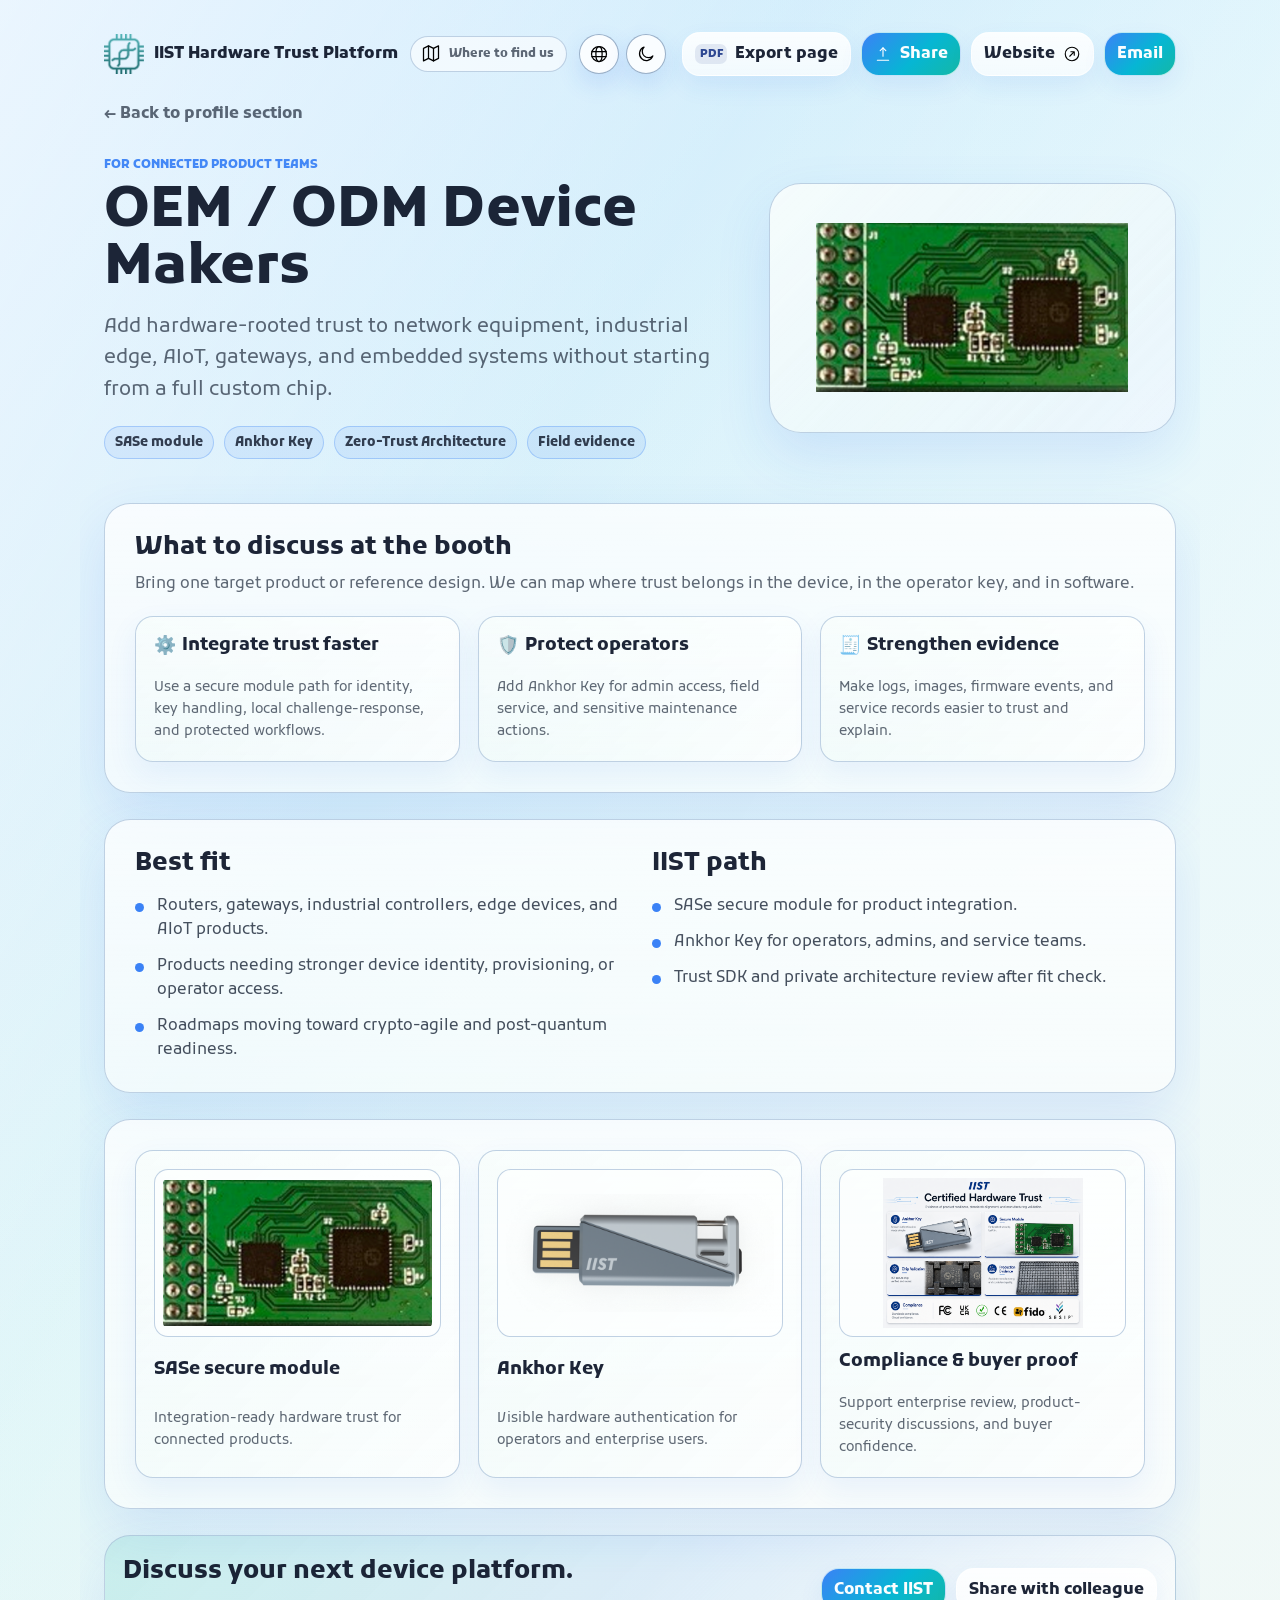
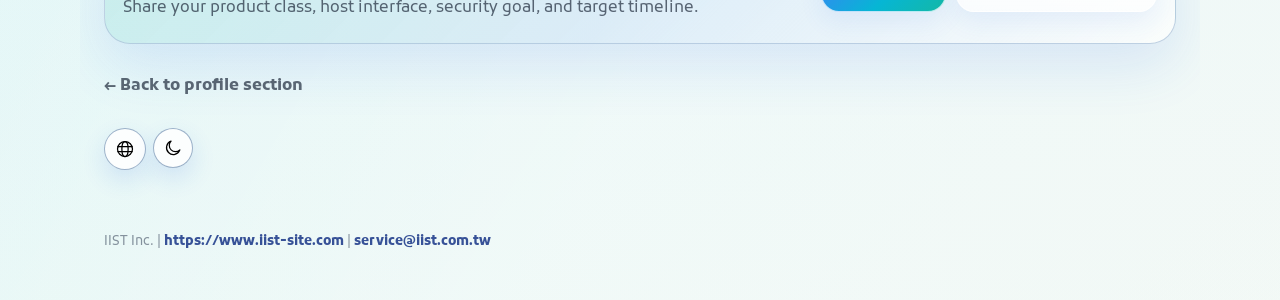
<file: pages/oem-odm.html>
<!doctype html>
<html lang="en">
<head>
  <meta charset="utf-8">
  <meta name="viewport" content="width=device-width, initial-scale=1">
  <title>OEM / ODM Device Makers | IIST COMPUTEX 2026</title>
  <meta name="description" content="A short IIST COMPUTEX 2026 page for OEM and ODM device makers adding hardware-rooted trust to connected products.">
  <link rel="preconnect" href="https://fonts.googleapis.com">
  <link rel="preconnect" href="https://fonts.gstatic.com" crossorigin>
  <link href="https://fonts.googleapis.com/css2?family=Kufam:wght@400;500;600;700;800&display=swap" rel="stylesheet">
  <link rel="stylesheet" href="../assets/style.css">
</head>
<body style="--accent: #3b82f6; --accent-rgb: 59, 130, 246">
  <div class="page-shell">
    <header class="site-header">
      <div class="brand-row">
        <a class="brand" href="../index.html" aria-label="IIST COMPUTEX 2026 home">
          <img src="../assets/iist-logo.png" alt="" width="40" height="40">
          <span>IIST Hardware Trust Platform</span>
        </a>
        <a class="event-pill" href="where-to-find-us.html" aria-label="Where to find IIST at COMPUTEX 2026" title="Where to find us"><img class="event-icon control-icon" src="../assets/icon-map.svg" alt="" width="18" height="18">Where to find us</a>
        <div class="header-controls" aria-label="Display controls">
          <button class="control-toggle language-toggle" type="button" data-language-toggle aria-label="Switch language"><img class="control-icon" src="../assets/icon-globe.svg" alt="" width="20" height="20"></button>
          <button class="control-toggle theme-toggle" type="button" data-theme-toggle aria-label="Toggle light or dark mode"><img class="control-icon" src="../assets/icon-moon.svg" alt="" width="20" height="20" data-theme-icon></button>
        </div>
      </div>
      <nav class="page-actions" aria-label="Page actions">
        <button class="action secondary" type="button" data-print-page><span class="pdf-mark" aria-hidden="true">PDF</span>Export page</button>
        <button class="action primary" type="button" data-share-page aria-describedby="share-status"><img class="action-icon" src="../assets/icon-share.svg" alt="" width="18" height="18">Share</button>
        <a class="button-link secondary" href="https://www.iist-site.com">Website<img class="action-icon" src="../assets/icon-external.svg" alt="" width="18" height="18"></a>
        <a class="button-link primary" href="mailto:service@iist.com.tw?subject=COMPUTEX%202026%20IIST%20Inquiry%20-%20OEM%20%2F%20ODM">Email</a>
      </nav>
    </header>

    <main>
      <a class="back-link" href="../index.html">&larr; Back to profile section</a>
      <section class="hero">
        <div class="hero-copy">
          <p class="eyebrow">For connected product teams</p>
          <h1>OEM / ODM Device Makers</h1>
          <p class="lede">Add hardware-rooted trust to network equipment, industrial edge, AIoT, gateways, and embedded systems without starting from a full custom chip.</p>
          <div class="chip-row">
            <span class="chip">SASe module</span>
            <span class="chip">Ankhor Key</span>
            <a class="chip" href="https://www.nist.gov/publications/zero-trust-architecture" target="_blank" rel="noopener noreferrer">Zero-Trust Architecture</a>
            <span class="chip">Field evidence</span>
          </div>
        </div>
        <figure class="hero-visual">
          <img src="../assets/visual-module.jpg" alt="SASe secure module concept">
        </figure>
      </section>

      <section class="content-band">
        <div class="section-inner">
          <div class="section-head">
            <h2>What to discuss at the booth</h2>
            <p>Bring one target product or reference design. We can map where trust belongs in the device, in the operator key, and in software.</p>
          </div>
          <div class="value-grid">
            <article class="value-card"><h3><span class="title-emoji" data-no-i18n aria-hidden="true">⚙️</span>Integrate trust faster</h3><p>Use a secure module path for identity, key handling, local challenge-response, and protected workflows.</p></article>
            <article class="value-card"><h3><span class="title-emoji" data-no-i18n aria-hidden="true">🛡️</span>Protect operators</h3><p>Add Ankhor Key for admin access, field service, and sensitive maintenance actions.</p></article>
            <article class="value-card"><h3><span class="title-emoji" data-no-i18n aria-hidden="true">🧾</span>Strengthen evidence</h3><p>Make logs, images, firmware events, and service records easier to trust and explain.</p></article>
          </div>
        </div>
      </section>

      <section class="content-band">
        <div class="section-inner split-band">
          <div>
            <h2>Best fit</h2>
            <ul class="check-list">
              <li>Routers, gateways, industrial controllers, edge devices, and AIoT products.</li>
              <li>Products needing stronger device identity, provisioning, or operator access.</li>
              <li>Roadmaps moving toward crypto-agile and post-quantum readiness.</li>
            </ul>
          </div>
          <div>
            <h2>IIST path</h2>
            <ul class="check-list">
              <li>SASe secure module for product integration.</li>
              <li>Ankhor Key for operators, admins, and service teams.</li>
              <li>Trust SDK and private architecture review after fit check.</li>
            </ul>
          </div>
        </div>
      </section>

      <section class="content-band">
        <div class="section-inner">
          <div class="asset-grid">
            <article class="asset-card"><img src="../assets/visual-module.jpg" alt="SASe secure module"><h3>SASe secure module</h3><p>Integration-ready hardware trust for connected products.</p></article>
            <article class="asset-card"><img src="../assets/visual-ankhor-key.png" alt="Ankhor Key"><h3>Ankhor Key</h3><p>Visible hardware authentication for operators and enterprise users.</p></article>
            <article class="asset-card"><img src="../assets/visual-certifications.png" alt="Compliance and buyer proof"><h3>Compliance &amp; buyer proof</h3><p>Support enterprise review, product-security discussions, and buyer confidence.</p></article>
          </div>
        </div>
      </section>

      <section class="contact-band">
        <div>
          <h2>Discuss your next device platform.</h2>
          <p>Share your product class, host interface, security goal, and target timeline.</p>
        </div>
        <div class="contact-actions">
          <a class="button-link primary" href="mailto:service@iist.com.tw?subject=COMPUTEX%202026%20OEM%20%2F%20ODM%20Discussion">Contact IIST</a>
          <button class="action secondary" type="button" data-share-page aria-describedby="share-status">Share with colleague</button>
        </div>
      </section>
      <a class="back-link bottom-back" href="../index.html">&larr; Back to profile section</a>
      <div class="bottom-controls">
        <button class="control-toggle language-toggle" type="button" data-language-toggle aria-label="Switch language"><img class="control-icon" src="../assets/icon-globe.svg" alt="" width="20" height="20"></button>
        <button class="control-toggle theme-toggle" type="button" data-theme-toggle aria-label="Toggle light or dark mode"><img class="control-icon" src="../assets/icon-moon.svg" alt="" width="20" height="20" data-theme-icon></button>
      </div>
    </main>

    <footer class="site-footer">
      <div id="share-status" class="share-status" role="status" aria-live="polite"></div>
      <div>IIST Inc. | <a href="https://www.iist-site.com">https://www.iist-site.com</a> | <a href="mailto:service@iist.com.tw">service@iist.com.tw</a></div>
    </footer>
  </div>
  <script src="../assets/site.js" charset="utf-8"></script>
</body>
</html>
</file>
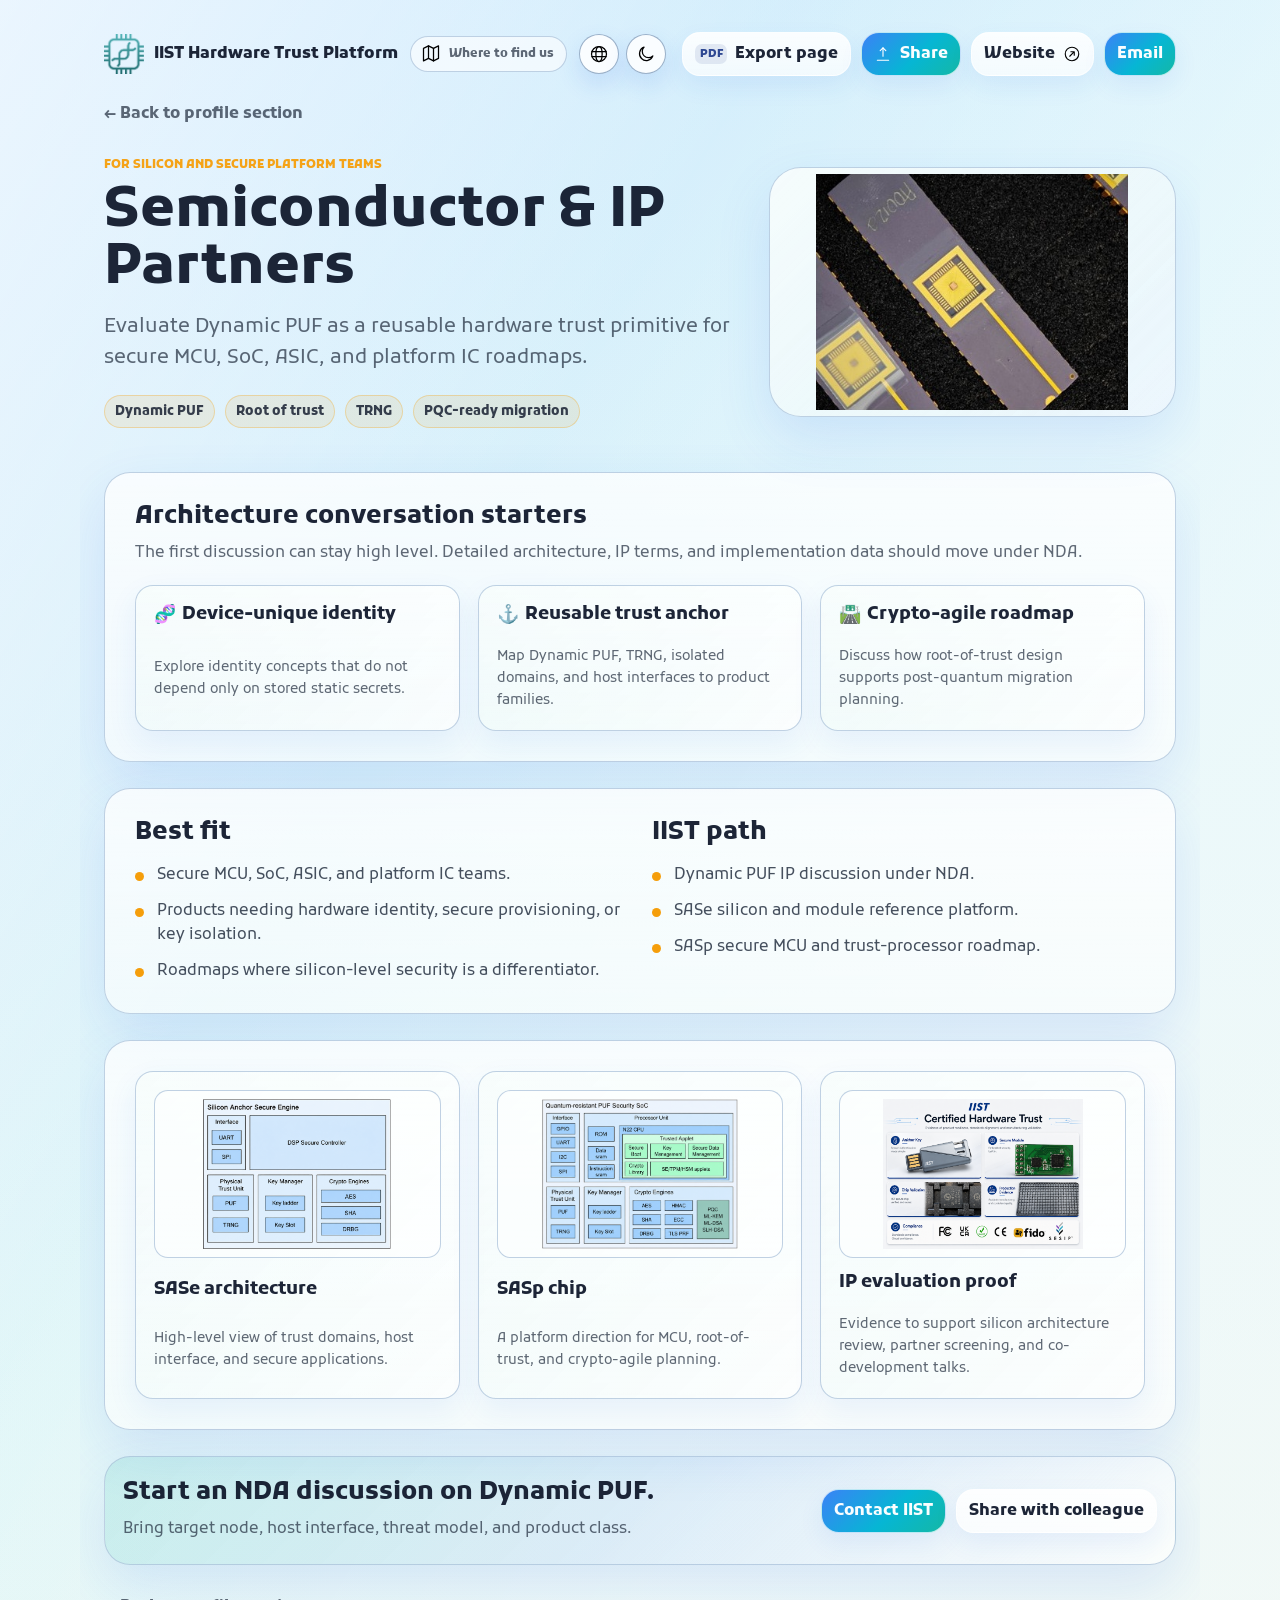
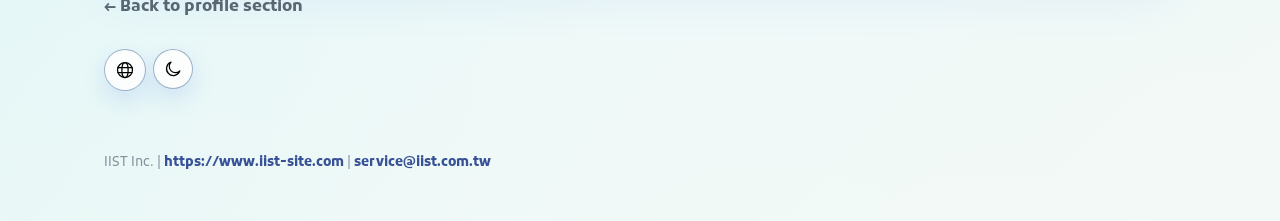
<file: pages/semiconductor.html>
<!doctype html>
<html lang="en">
<head>
  <meta charset="utf-8">
  <meta name="viewport" content="width=device-width, initial-scale=1">
  <title>Semiconductor &amp; IP Partners | IIST COMPUTEX 2026</title>
  <meta name="description" content="A short IIST COMPUTEX 2026 page for semiconductor and IP partners evaluating Dynamic PUF and root-of-trust integration.">
  <link rel="preconnect" href="https://fonts.googleapis.com">
  <link rel="preconnect" href="https://fonts.gstatic.com" crossorigin>
  <link href="https://fonts.googleapis.com/css2?family=Kufam:wght@400;500;600;700;800&display=swap" rel="stylesheet">
  <link rel="stylesheet" href="../assets/style.css">
</head>
<body style="--accent: #f59e0b; --accent-rgb: 245, 158, 11">
  <div class="page-shell">
    <header class="site-header">
      <div class="brand-row">
        <a class="brand" href="../index.html" aria-label="IIST COMPUTEX 2026 home">
          <img src="../assets/iist-logo.png" alt="" width="40" height="40">
          <span>IIST Hardware Trust Platform</span>
        </a>
        <a class="event-pill" href="where-to-find-us.html" aria-label="Where to find IIST at COMPUTEX 2026" title="Where to find us"><img class="event-icon control-icon" src="../assets/icon-map.svg" alt="" width="18" height="18">Where to find us</a>
        <div class="header-controls" aria-label="Display controls">
          <button class="control-toggle language-toggle" type="button" data-language-toggle aria-label="Switch language"><img class="control-icon" src="../assets/icon-globe.svg" alt="" width="20" height="20"></button>
          <button class="control-toggle theme-toggle" type="button" data-theme-toggle aria-label="Toggle light or dark mode"><img class="control-icon" src="../assets/icon-moon.svg" alt="" width="20" height="20" data-theme-icon></button>
        </div>
      </div>
      <nav class="page-actions" aria-label="Page actions">
        <button class="action secondary" type="button" data-print-page><span class="pdf-mark" aria-hidden="true">PDF</span>Export page</button>
        <button class="action primary" type="button" data-share-page aria-describedby="share-status"><img class="action-icon" src="../assets/icon-share.svg" alt="" width="18" height="18">Share</button>
        <a class="button-link secondary" href="https://www.iist-site.com">Website<img class="action-icon" src="../assets/icon-external.svg" alt="" width="18" height="18"></a>
        <a class="button-link primary" href="mailto:service@iist.com.tw?subject=COMPUTEX%202026%20IIST%20Inquiry%20-%20Semiconductor%20%26%20IP">Email</a>
      </nav>
    </header>

    <main>
      <a class="back-link" href="../index.html">&larr; Back to profile section</a>
      <section class="hero">
        <div class="hero-copy">
          <p class="eyebrow">For silicon and secure platform teams</p>
          <h1>Semiconductor &amp; IP Partners</h1>
          <p class="lede">Evaluate Dynamic PUF as a reusable hardware trust primitive for secure MCU, SoC, ASIC, and platform IC roadmaps.</p>
          <div class="chip-row">
            <span class="chip">Dynamic PUF</span>
            <span class="chip">Root of trust</span>
            <span class="chip">TRNG</span>
            <a class="chip" href="https://pages.nist.gov/nccoe-migration-post-quantum-cryptography/" target="_blank" rel="noopener noreferrer">PQC-ready migration</a>
          </div>
        </div>
        <figure class="hero-visual">
          <img src="../assets/visual-chip.jpg" alt="Secure chip visual">
        </figure>
      </section>

      <section class="content-band">
        <div class="section-inner">
          <div class="section-head">
            <h2>Architecture conversation starters</h2>
            <p>The first discussion can stay high level. Detailed architecture, IP terms, and implementation data should move under NDA.</p>
          </div>
          <div class="value-grid">
            <article class="value-card"><h3><span class="title-emoji" data-no-i18n aria-hidden="true">🧬</span>Device-unique identity</h3><p>Explore identity concepts that do not depend only on stored static secrets.</p></article>
            <article class="value-card"><h3><span class="title-emoji" data-no-i18n aria-hidden="true">⚓</span>Reusable trust anchor</h3><p>Map Dynamic PUF, TRNG, isolated domains, and host interfaces to product families.</p></article>
            <article class="value-card"><h3><span class="title-emoji" data-no-i18n aria-hidden="true">🛣️</span>Crypto-agile roadmap</h3><p>Discuss how root-of-trust design supports post-quantum migration planning.</p></article>
          </div>
        </div>
      </section>

      <section class="content-band">
        <div class="section-inner split-band">
          <div>
            <h2>Best fit</h2>
            <ul class="check-list">
              <li>Secure MCU, SoC, ASIC, and platform IC teams.</li>
              <li>Products needing hardware identity, secure provisioning, or key isolation.</li>
              <li>Roadmaps where silicon-level security is a differentiator.</li>
            </ul>
          </div>
          <div>
            <h2>IIST path</h2>
            <ul class="check-list">
              <li>Dynamic PUF IP discussion under NDA.</li>
              <li>SASe silicon and module reference platform.</li>
              <li>SASp secure MCU and trust-processor roadmap.</li>
            </ul>
          </div>
        </div>
      </section>

      <section class="content-band">
        <div class="section-inner">
          <div class="asset-grid">
            <article class="asset-card"><img src="../assets/visual-sase-architecture.png" alt="SASe architecture"><h3>SASe architecture</h3><p>High-level view of trust domains, host interface, and secure applications.</p></article>
            <article class="asset-card"><img src="../assets/visual-sasp-roadmap.png" alt="SASp chip"><h3>SASp chip</h3><p>A platform direction for MCU, root-of-trust, and crypto-agile planning.</p></article>
            <article class="asset-card"><img src="../assets/visual-certifications.png" alt="IP evaluation proof"><h3>IP evaluation proof</h3><p>Evidence to support silicon architecture review, partner screening, and co-development talks.</p></article>
          </div>
        </div>
      </section>

      <section class="contact-band">
        <div>
          <h2>Start an NDA discussion on Dynamic PUF.</h2>
          <p>Bring target node, host interface, threat model, and product class.</p>
        </div>
        <div class="contact-actions">
          <a class="button-link primary" href="mailto:service@iist.com.tw?subject=COMPUTEX%202026%20Dynamic%20PUF%20NDA%20Discussion">Contact IIST</a>
          <button class="action secondary" type="button" data-share-page aria-describedby="share-status">Share with colleague</button>
        </div>
      </section>
      <a class="back-link bottom-back" href="../index.html">&larr; Back to profile section</a>
      <div class="bottom-controls">
        <button class="control-toggle language-toggle" type="button" data-language-toggle aria-label="Switch language"><img class="control-icon" src="../assets/icon-globe.svg" alt="" width="20" height="20"></button>
        <button class="control-toggle theme-toggle" type="button" data-theme-toggle aria-label="Toggle light or dark mode"><img class="control-icon" src="../assets/icon-moon.svg" alt="" width="20" height="20" data-theme-icon></button>
      </div>
    </main>

    <footer class="site-footer">
      <div id="share-status" class="share-status" role="status" aria-live="polite"></div>
      <div>IIST Inc. | <a href="https://www.iist-site.com">https://www.iist-site.com</a> | <a href="mailto:service@iist.com.tw">service@iist.com.tw</a></div>
    </footer>
  </div>
  <script src="../assets/site.js" charset="utf-8"></script>
</body>
</html>
</file>
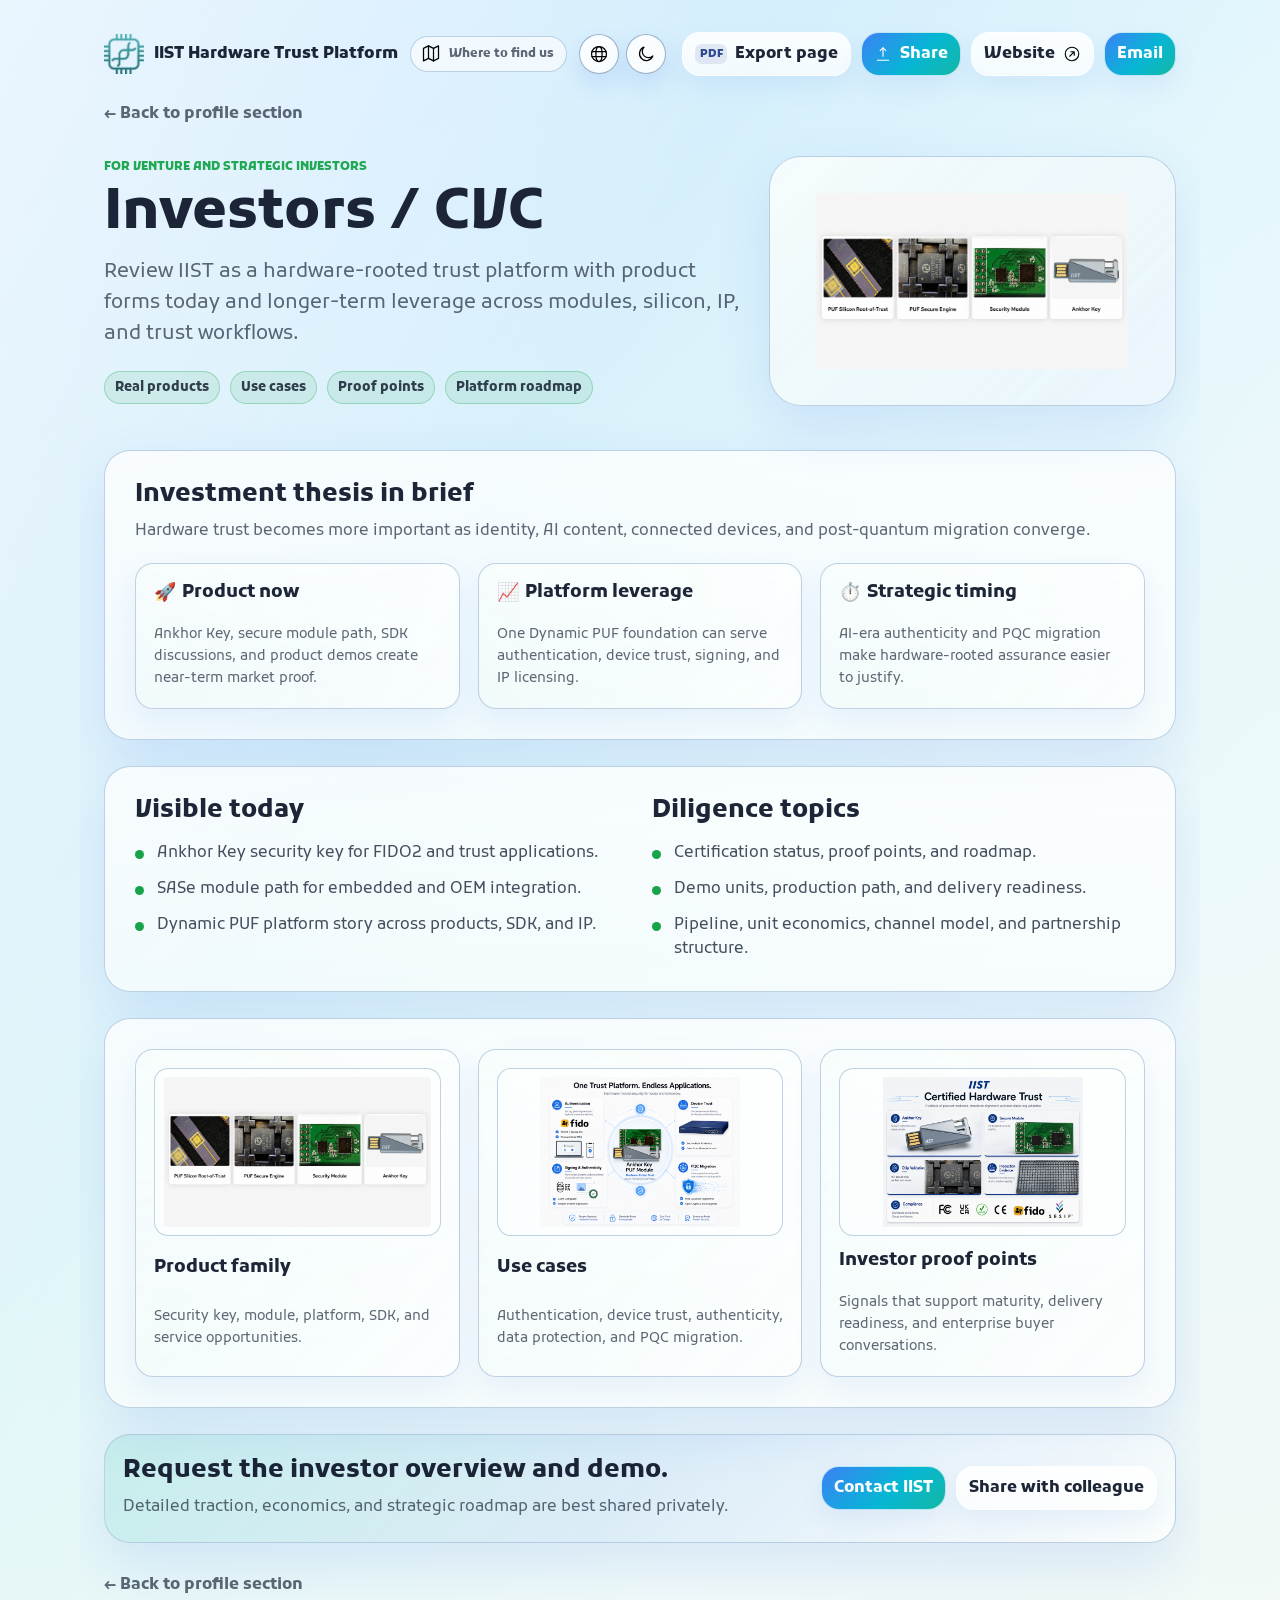
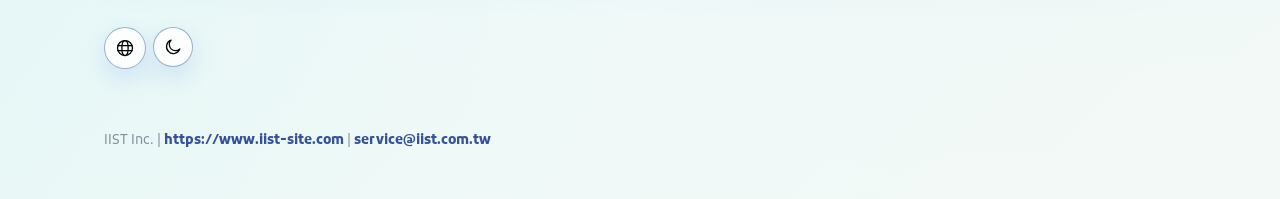
<file: pages/vc-cvc.html>
<!doctype html>
<html lang="en">
<head>
  <meta charset="utf-8">
  <meta name="viewport" content="width=device-width, initial-scale=1">
  <title>Investors / CVC | IIST COMPUTEX 2026</title>
  <meta name="description" content="A short IIST COMPUTEX 2026 page for investors and CVC teams reviewing IIST hardware-rooted trust products and platform leverage.">
  <link rel="preconnect" href="https://fonts.googleapis.com">
  <link rel="preconnect" href="https://fonts.gstatic.com" crossorigin>
  <link href="https://fonts.googleapis.com/css2?family=Kufam:wght@400;500;600;700;800&display=swap" rel="stylesheet">
  <link rel="stylesheet" href="../assets/style.css">
</head>
<body style="--accent: #16a34a; --accent-rgb: 22, 163, 74">
  <div class="page-shell">
    <header class="site-header">
      <div class="brand-row">
        <a class="brand" href="../index.html" aria-label="IIST COMPUTEX 2026 home">
          <img src="../assets/iist-logo.png" alt="" width="40" height="40">
          <span>IIST Hardware Trust Platform</span>
        </a>
        <a class="event-pill" href="where-to-find-us.html" aria-label="Where to find IIST at COMPUTEX 2026" title="Where to find us"><img class="event-icon control-icon" src="../assets/icon-map.svg" alt="" width="18" height="18">Where to find us</a>
        <div class="header-controls" aria-label="Display controls">
          <button class="control-toggle language-toggle" type="button" data-language-toggle aria-label="Switch language"><img class="control-icon" src="../assets/icon-globe.svg" alt="" width="20" height="20"></button>
          <button class="control-toggle theme-toggle" type="button" data-theme-toggle aria-label="Toggle light or dark mode"><img class="control-icon" src="../assets/icon-moon.svg" alt="" width="20" height="20" data-theme-icon></button>
        </div>
      </div>
      <nav class="page-actions" aria-label="Page actions">
        <button class="action secondary" type="button" data-print-page><span class="pdf-mark" aria-hidden="true">PDF</span>Export page</button>
        <button class="action primary" type="button" data-share-page aria-describedby="share-status"><img class="action-icon" src="../assets/icon-share.svg" alt="" width="18" height="18">Share</button>
        <a class="button-link secondary" href="https://www.iist-site.com">Website<img class="action-icon" src="../assets/icon-external.svg" alt="" width="18" height="18"></a>
        <a class="button-link primary" href="mailto:service@iist.com.tw?subject=COMPUTEX%202026%20IIST%20Inquiry%20-%20Investors%20%2F%20CVC">Email</a>
      </nav>
    </header>

    <main>
      <a class="back-link" href="../index.html">&larr; Back to profile section</a>
      <section class="hero">
        <div class="hero-copy">
          <p class="eyebrow">For venture and strategic investors</p>
          <h1>Investors / CVC</h1>
          <p class="lede">Review IIST as a hardware-rooted trust platform with product forms today and longer-term leverage across modules, silicon, IP, and trust workflows.</p>
          <div class="chip-row">
            <span class="chip">Real products</span>
            <span class="chip">Use cases</span>
            <span class="chip">Proof points</span>
            <span class="chip">Platform roadmap</span>
          </div>
        </div>
        <figure class="hero-visual">
          <img src="../assets/visual-products.png" alt="IIST product family concept">
        </figure>
      </section>

      <section class="content-band">
        <div class="section-inner">
          <div class="section-head">
            <h2>Investment thesis in brief</h2>
            <p>Hardware trust becomes more important as identity, AI content, connected devices, and post-quantum migration converge.</p>
          </div>
          <div class="value-grid">
            <article class="value-card"><h3><span class="title-emoji" data-no-i18n aria-hidden="true">🚀</span>Product now</h3><p>Ankhor Key, secure module path, SDK discussions, and product demos create near-term market proof.</p></article>
            <article class="value-card"><h3><span class="title-emoji" data-no-i18n aria-hidden="true">📈</span>Platform leverage</h3><p>One Dynamic PUF foundation can serve authentication, device trust, signing, and IP licensing.</p></article>
            <article class="value-card"><h3><span class="title-emoji" data-no-i18n aria-hidden="true">⏱️</span>Strategic timing</h3><p>AI-era authenticity and PQC migration make hardware-rooted assurance easier to justify.</p></article>
          </div>
        </div>
      </section>

      <section class="content-band">
        <div class="section-inner split-band">
          <div>
            <h2>Visible today</h2>
            <ul class="check-list">
              <li>Ankhor Key security key for FIDO2 and trust applications.</li>
              <li>SASe module path for embedded and OEM integration.</li>
              <li>Dynamic PUF platform story across products, SDK, and IP.</li>
            </ul>
          </div>
          <div>
            <h2>Diligence topics</h2>
            <ul class="check-list">
              <li>Certification status, proof points, and roadmap.</li>
              <li>Demo units, production path, and delivery readiness.</li>
              <li>Pipeline, unit economics, channel model, and partnership structure.</li>
            </ul>
          </div>
        </div>
      </section>

      <section class="content-band">
        <div class="section-inner">
          <div class="asset-grid">
            <article class="asset-card"><img src="../assets/visual-products.png" alt="Product family"><h3>Product family</h3><p>Security key, module, platform, SDK, and service opportunities.</p></article>
            <article class="asset-card"><img src="../assets/visual-use-cases.png" alt="Use cases"><h3>Use cases</h3><p>Authentication, device trust, authenticity, data protection, and PQC migration.</p></article>
            <article class="asset-card"><img src="../assets/visual-certifications.png" alt="Investor proof points"><h3>Investor proof points</h3><p>Signals that support maturity, delivery readiness, and enterprise buyer conversations.</p></article>
          </div>
        </div>
      </section>

      <section class="contact-band">
        <div>
          <h2>Request the investor overview and demo.</h2>
          <p>Detailed traction, economics, and strategic roadmap are best shared privately.</p>
        </div>
        <div class="contact-actions">
          <a class="button-link primary" href="mailto:service@iist.com.tw?subject=COMPUTEX%202026%20Investor%20Overview%20Request">Contact IIST</a>
          <button class="action secondary" type="button" data-share-page aria-describedby="share-status">Share with colleague</button>
        </div>
      </section>
      <a class="back-link bottom-back" href="../index.html">&larr; Back to profile section</a>
      <div class="bottom-controls">
        <button class="control-toggle language-toggle" type="button" data-language-toggle aria-label="Switch language"><img class="control-icon" src="../assets/icon-globe.svg" alt="" width="20" height="20"></button>
        <button class="control-toggle theme-toggle" type="button" data-theme-toggle aria-label="Toggle light or dark mode"><img class="control-icon" src="../assets/icon-moon.svg" alt="" width="20" height="20" data-theme-icon></button>
      </div>
    </main>

    <footer class="site-footer">
      <div id="share-status" class="share-status" role="status" aria-live="polite"></div>
      <div>IIST Inc. | <a href="https://www.iist-site.com">https://www.iist-site.com</a> | <a href="mailto:service@iist.com.tw">service@iist.com.tw</a></div>
    </footer>
  </div>
  <script src="../assets/site.js" charset="utf-8"></script>
</body>
</html>
</file>
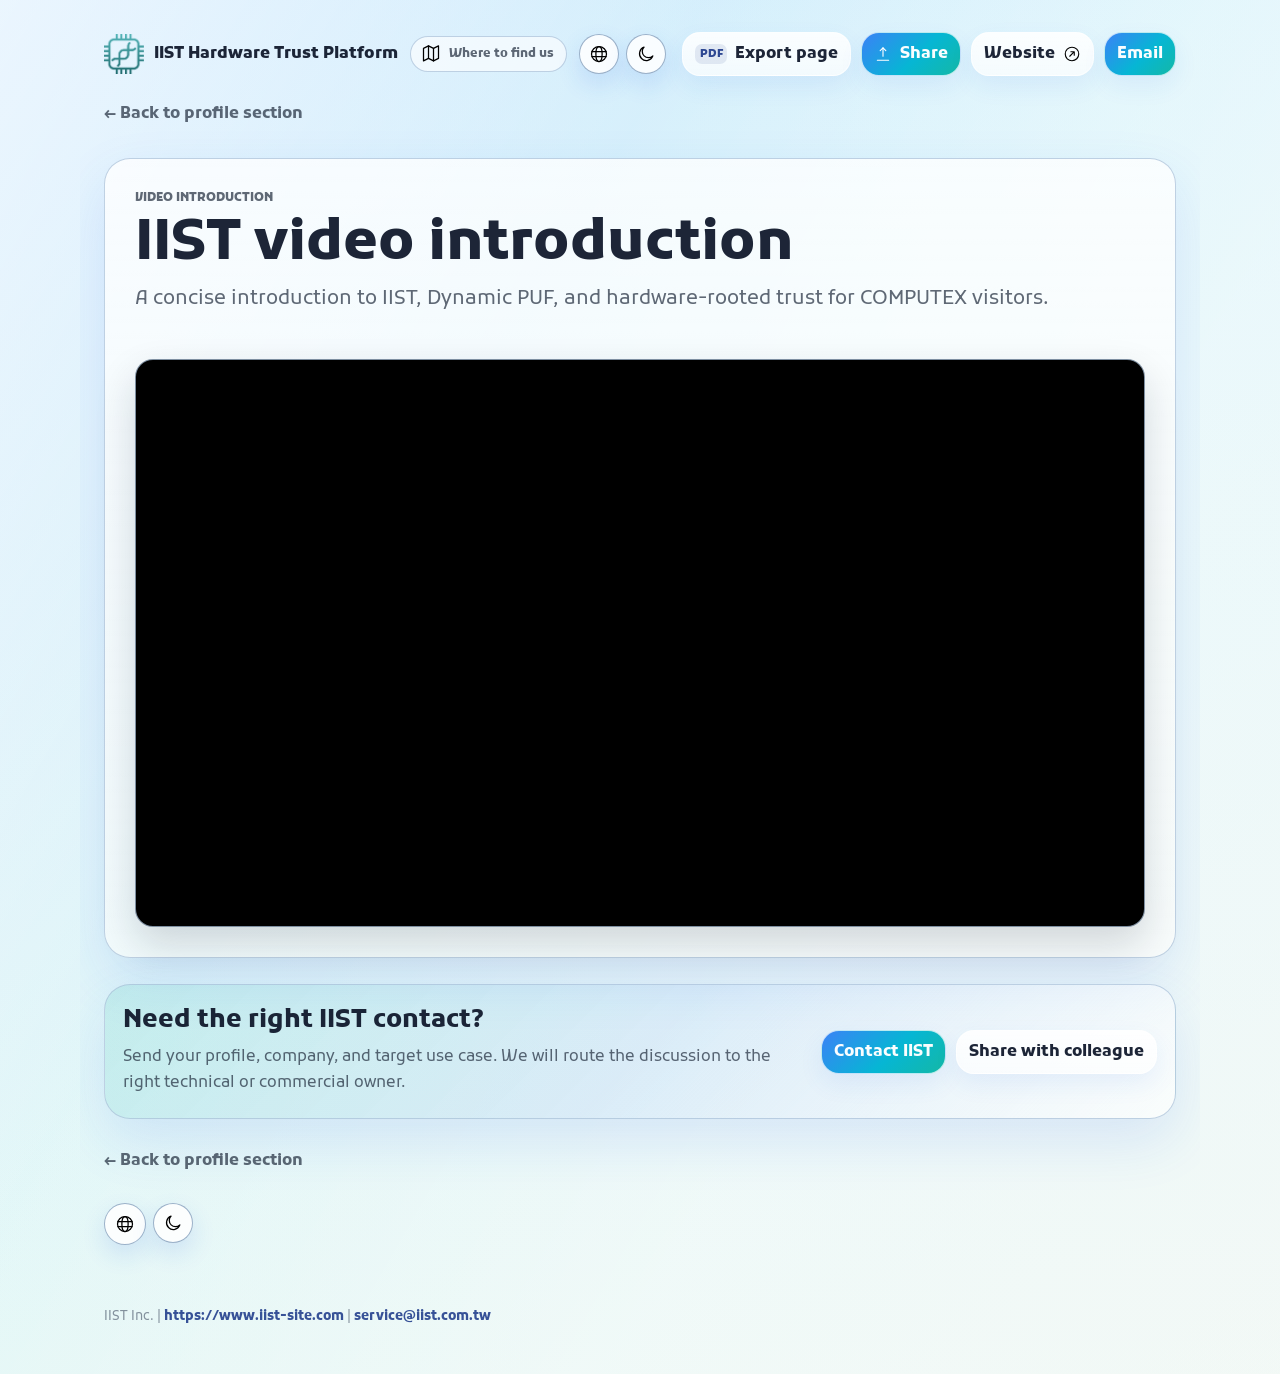
<file: pages/video-introduction.html>
<!doctype html>
<html lang="en">
<head>
  <meta charset="utf-8">
  <meta name="viewport" content="width=device-width, initial-scale=1">
  <title>Video introduction | IIST COMPUTEX 2026</title>
  <meta name="description" content="IIST COMPUTEX 2026 video introduction for visitors who want a quick overview of Dynamic PUF and hardware-rooted trust.">
  <link rel="preconnect" href="https://fonts.googleapis.com">
  <link rel="preconnect" href="https://fonts.gstatic.com" crossorigin>
  <link href="https://fonts.googleapis.com/css2?family=Kufam:wght@400;500;600;700;800&display=swap" rel="stylesheet">
  <link rel="stylesheet" href="../assets/style.css">
</head>
<body style="--accent: #14b8a6; --accent-rgb: 20, 184, 166">
  <div class="page-shell">
    <header class="site-header">
      <div class="brand-row">
        <a class="brand" href="../index.html" aria-label="IIST COMPUTEX 2026 home">
          <img src="../assets/iist-logo.png" alt="" width="40" height="40">
          <span>IIST Hardware Trust Platform</span>
        </a>
        <a class="event-pill" href="where-to-find-us.html" aria-label="Where to find IIST at COMPUTEX 2026" title="Where to find us"><img class="event-icon control-icon" src="../assets/icon-map.svg" alt="" width="18" height="18">Where to find us</a>
        <div class="header-controls" aria-label="Display controls">
          <button class="control-toggle language-toggle" type="button" data-language-toggle aria-label="Switch language"><img class="control-icon" src="../assets/icon-globe.svg" alt="" width="20" height="20"></button>
          <button class="control-toggle theme-toggle" type="button" data-theme-toggle aria-label="Toggle light or dark mode"><img class="control-icon" src="../assets/icon-moon.svg" alt="" width="20" height="20" data-theme-icon></button>
        </div>
      </div>
      <nav class="page-actions" aria-label="Page actions">
        <button class="action secondary" type="button" data-print-page><span class="pdf-mark" aria-hidden="true">PDF</span>Export page</button>
        <button class="action primary" type="button" data-share-page aria-describedby="share-status"><img class="action-icon" src="../assets/icon-share.svg" alt="" width="18" height="18">Share</button>
        <a class="button-link secondary" href="https://www.iist-site.com">Website<img class="action-icon" src="../assets/icon-external.svg" alt="" width="18" height="18"></a>
        <a class="button-link primary" href="mailto:service@iist.com.tw?subject=COMPUTEX%202026%20IIST%20Video%20Inquiry">Email</a>
      </nav>
    </header>

    <main>
      <a class="back-link" href="../index.html">&larr; Back to profile section</a>

      <section class="content-band video-page" aria-labelledby="video-page-title">
        <div class="section-inner video-layout">
          <div class="section-head">
            <p class="eyebrow">Video introduction</p>
            <h1 id="video-page-title">IIST video introduction</h1>
            <p class="lede">A concise introduction to IIST, Dynamic PUF, and hardware-rooted trust for COMPUTEX visitors.</p>
          </div>

          <div class="video-frame">
            <iframe width="560" height="315" src="https://www.youtube.com/embed/EFvzBv4jMwM?si=zgsoLlEmLgGlt_V6" title="YouTube video player" frameborder="0" allow="accelerometer; autoplay; clipboard-write; encrypted-media; gyroscope; picture-in-picture; web-share" referrerpolicy="strict-origin-when-cross-origin" allowfullscreen></iframe>
          </div>
        </div>
      </section>

      <section class="contact-band">
        <div>
          <h2>Need the right IIST contact?</h2>
          <p>Send your profile, company, and target use case. We will route the discussion to the right technical or commercial owner.</p>
        </div>
        <div class="contact-actions">
          <a class="button-link primary" href="mailto:service@iist.com.tw?subject=COMPUTEX%202026%20IIST%20Video%20Inquiry">Contact IIST</a>
          <button class="action secondary" type="button" data-share-page aria-describedby="share-status">Share with colleague</button>
        </div>
      </section>

      <a class="back-link bottom-back" href="../index.html">&larr; Back to profile section</a>
      <div class="bottom-controls">
        <button class="control-toggle language-toggle" type="button" data-language-toggle aria-label="Switch language"><img class="control-icon" src="../assets/icon-globe.svg" alt="" width="20" height="20"></button>
        <button class="control-toggle theme-toggle" type="button" data-theme-toggle aria-label="Toggle light or dark mode"><img class="control-icon" src="../assets/icon-moon.svg" alt="" width="20" height="20" data-theme-icon></button>
      </div>
    </main>

    <footer class="site-footer">
      <div id="share-status" class="share-status" role="status" aria-live="polite"></div>
      <div>IIST Inc. | <a href="https://www.iist-site.com">https://www.iist-site.com</a> | <a href="mailto:service@iist.com.tw">service@iist.com.tw</a></div>
    </footer>
  </div>
  <script src="../assets/site.js" charset="utf-8"></script>
</body>
</html>
</file>
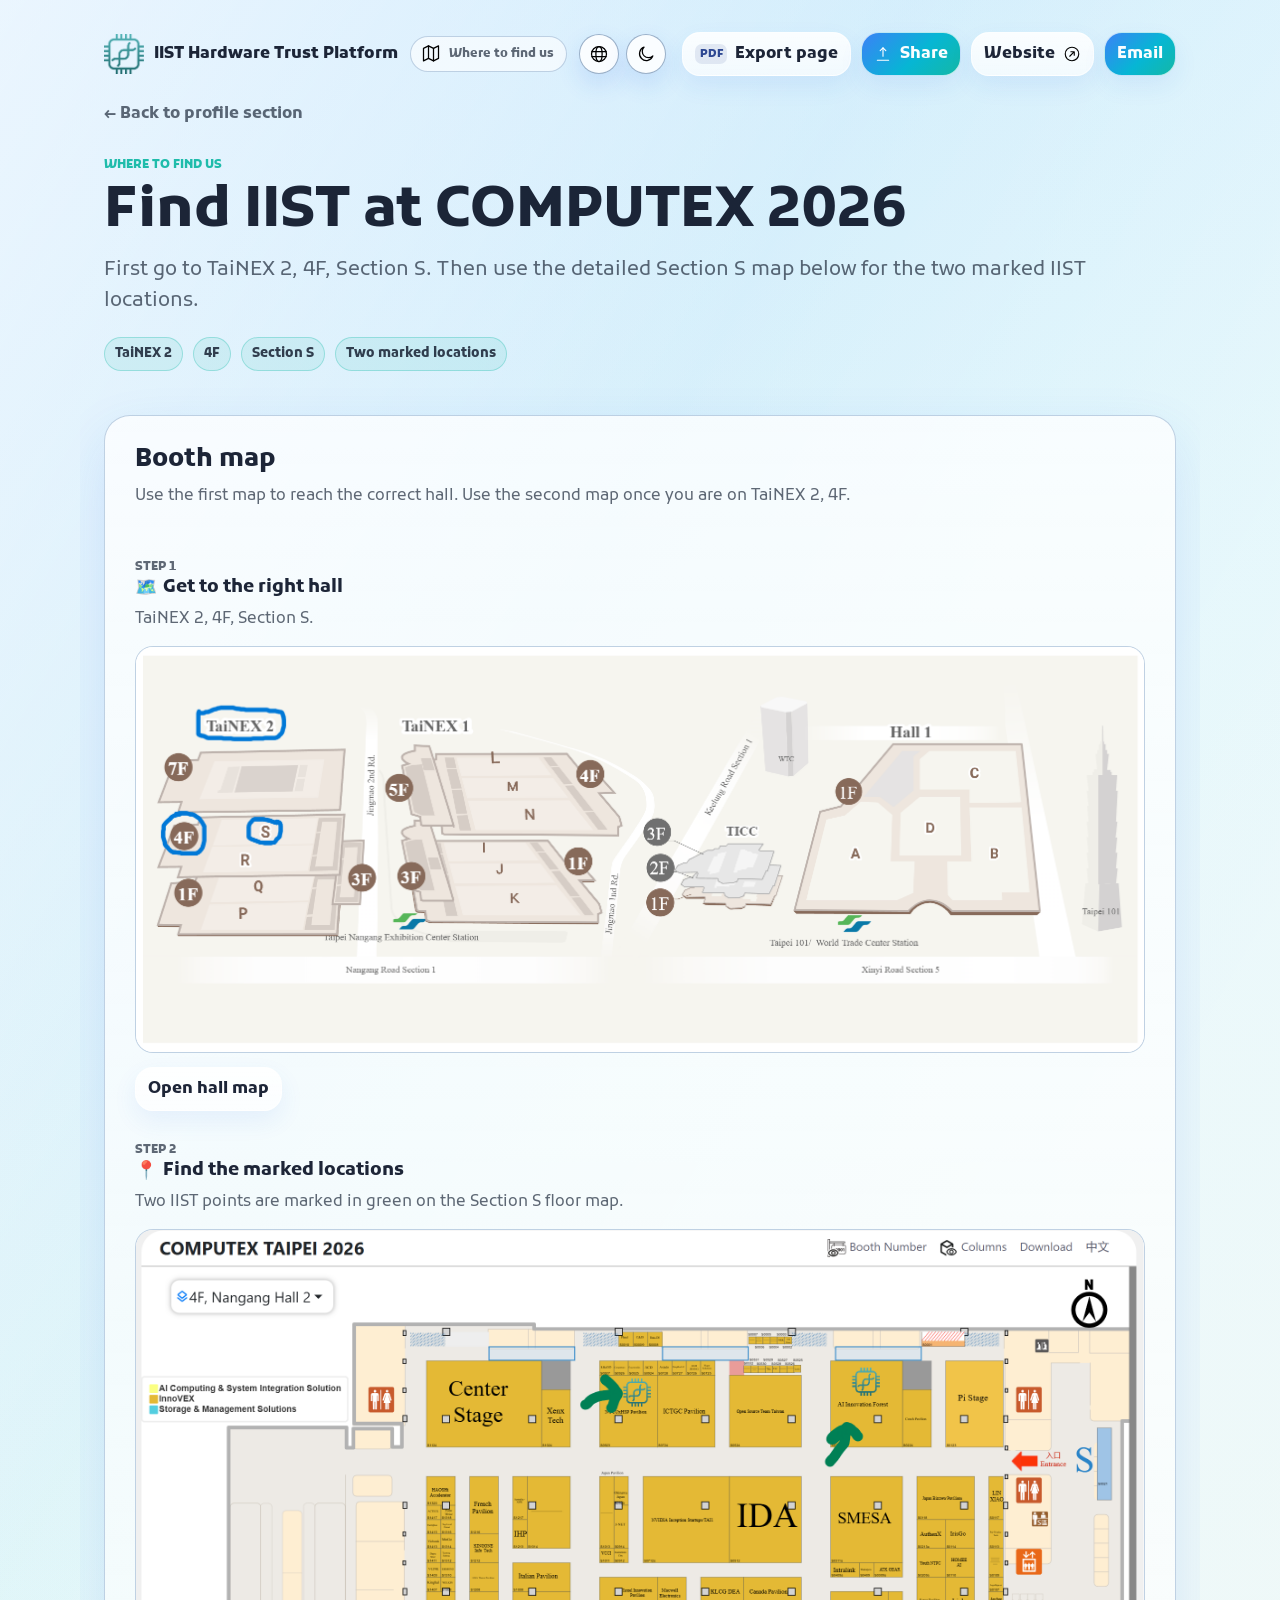
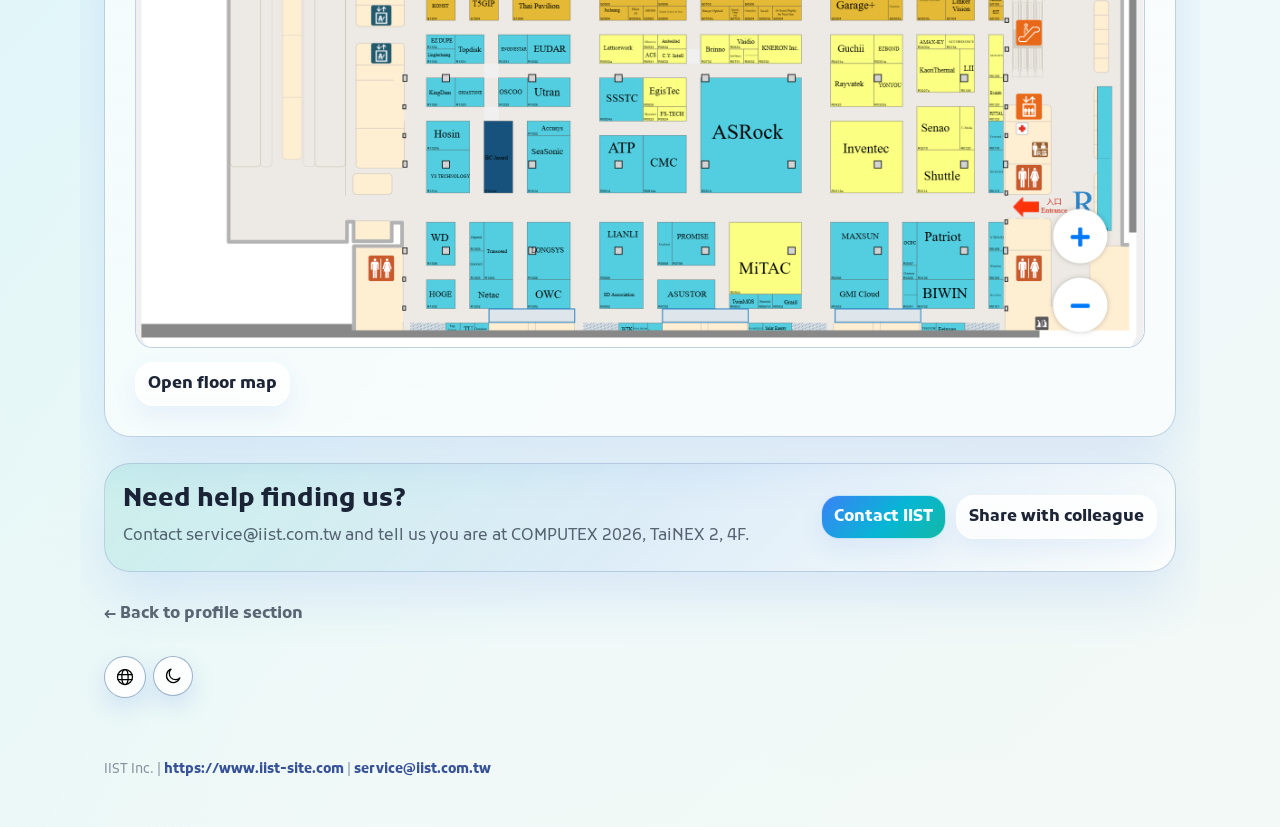
<file: pages/where-to-find-us.html>
<!doctype html>
<html lang="en">
<head>
  <meta charset="utf-8">
  <meta name="viewport" content="width=device-width, initial-scale=1">
  <title>Where to find us | IIST COMPUTEX 2026</title>
  <meta name="description" content="Find IIST at COMPUTEX 2026 in TaiNEX 2, 4F, Section S.">
  <link rel="preconnect" href="https://fonts.googleapis.com">
  <link rel="preconnect" href="https://fonts.gstatic.com" crossorigin>
  <link href="https://fonts.googleapis.com/css2?family=Kufam:wght@400;500;600;700;800&display=swap" rel="stylesheet">
  <link rel="stylesheet" href="../assets/style.css">
</head>
<body style="--accent: #14b8a6; --accent-rgb: 20, 184, 166">
  <div class="page-shell">
    <header class="site-header">
      <div class="brand-row">
        <a class="brand" href="../index.html" aria-label="IIST COMPUTEX 2026 home">
          <img src="../assets/iist-logo.png" alt="" width="40" height="40">
          <span>IIST Hardware Trust Platform</span>
        </a>
        <a class="event-pill" href="where-to-find-us.html" aria-label="Where to find IIST at COMPUTEX 2026" title="Where to find us"><img class="event-icon control-icon" src="../assets/icon-map.svg" alt="" width="18" height="18">Where to find us</a>
        <div class="header-controls" aria-label="Display controls">
          <button class="control-toggle language-toggle" type="button" data-language-toggle aria-label="Switch language"><img class="control-icon" src="../assets/icon-globe.svg" alt="" width="20" height="20"></button>
          <button class="control-toggle theme-toggle" type="button" data-theme-toggle aria-label="Toggle light or dark mode"><img class="control-icon" src="../assets/icon-moon.svg" alt="" width="20" height="20" data-theme-icon></button>
        </div>
      </div>
      <nav class="page-actions" aria-label="Page actions">
        <button class="action secondary" type="button" data-print-page><span class="pdf-mark" aria-hidden="true">PDF</span>Export page</button>
        <button class="action primary" type="button" data-share-page aria-describedby="share-status"><img class="action-icon" src="../assets/icon-share.svg" alt="" width="18" height="18">Share</button>
        <a class="button-link secondary" href="https://www.iist-site.com">Website<img class="action-icon" src="../assets/icon-external.svg" alt="" width="18" height="18"></a>
        <a class="button-link primary" href="mailto:service@iist.com.tw?subject=COMPUTEX%202026%20Where%20to%20Find%20IIST">Email</a>
      </nav>
    </header>

    <main>
      <a class="back-link" href="../index.html">&larr; Back to profile section</a>

      <section class="hero home-hero">
        <div class="hero-copy">
          <p class="eyebrow">Where to find us</p>
          <h1>Find IIST at COMPUTEX 2026</h1>
          <p class="lede">First go to TaiNEX 2, 4F, Section S. Then use the detailed Section S map below for the two marked IIST locations.</p>
          <div class="chip-row" aria-label="Location summary">
            <span class="chip">TaiNEX 2</span>
            <span class="chip">4F</span>
            <span class="chip">Section S</span>
            <span class="chip">Two marked locations</span>
          </div>
        </div>
      </section>

      <section class="content-band" aria-labelledby="maps-title">
        <div class="section-inner map-layout">
          <div class="section-head">
            <h2 id="maps-title">Booth map</h2>
            <p>Use the first map to reach the correct hall. Use the second map once you are on TaiNEX 2, 4F.</p>
          </div>

          <article class="map-card">
            <div>
              <p class="eyebrow">Step 1</p>
              <h3><span class="title-emoji" data-no-i18n aria-hidden="true">🗺️</span>Get to the right hall</h3>
              <p>TaiNEX 2, 4F, Section S.</p>
            </div>
            <a class="map-image-link" href="../assets/wheretofind1.png" target="_blank" rel="noopener noreferrer">
              <img src="../assets/wheretofind1.png" alt="TaiNEX map showing TaiNEX 2, 4F, Section S">
            </a>
            <div class="map-actions">
              <a class="button-link secondary" href="../assets/wheretofind1.png" target="_blank" rel="noopener noreferrer">Open hall map</a>
            </div>
          </article>

          <article class="map-card">
            <div>
              <p class="eyebrow">Step 2</p>
              <h3><span class="title-emoji" data-no-i18n aria-hidden="true">📍</span>Find the marked locations</h3>
              <p>Two IIST points are marked in green on the Section S floor map.</p>
            </div>
            <a class="map-image-link" href="../assets/wheretofind2.png" target="_blank" rel="noopener noreferrer">
              <img src="../assets/wheretofind2.png" alt="COMPUTEX 2026 Section S floor map with two IIST locations marked in green">
            </a>
            <div class="map-actions">
              <a class="button-link secondary" href="../assets/wheretofind2.png" target="_blank" rel="noopener noreferrer">Open floor map</a>
            </div>
          </article>
        </div>
      </section>

      <section class="contact-band">
        <div>
          <h2>Need help finding us?</h2>
          <p>Contact service@iist.com.tw and tell us you are at COMPUTEX 2026, TaiNEX 2, 4F.</p>
        </div>
        <div class="contact-actions">
          <a class="button-link primary" href="mailto:service@iist.com.tw?subject=COMPUTEX%202026%20Where%20to%20Find%20IIST">Contact IIST</a>
          <button class="action secondary" type="button" data-share-page aria-describedby="share-status">Share with colleague</button>
        </div>
      </section>

      <a class="back-link bottom-back" href="../index.html">&larr; Back to profile section</a>
      <div class="bottom-controls">
        <button class="control-toggle language-toggle" type="button" data-language-toggle aria-label="Switch language"><img class="control-icon" src="../assets/icon-globe.svg" alt="" width="20" height="20"></button>
        <button class="control-toggle theme-toggle" type="button" data-theme-toggle aria-label="Toggle light or dark mode"><img class="control-icon" src="../assets/icon-moon.svg" alt="" width="20" height="20" data-theme-icon></button>
      </div>
    </main>

    <footer class="site-footer">
      <div id="share-status" class="share-status" role="status" aria-live="polite"></div>
      <div>IIST Inc. | <a href="https://www.iist-site.com">https://www.iist-site.com</a> | <a href="mailto:service@iist.com.tw">service@iist.com.tw</a></div>
    </footer>
  </div>
  <script src="../assets/site.js" charset="utf-8"></script>
</body>
</html>
</file>
<file: assets/style.css>
:root {
  color-scheme: light;
  --primary-blue: #3b82f6;
  --primary-blue-dark: #2563eb;
  --accent-teal: #14b8a6;
  --accent-cyan: #06b6d4;
  --accent-sky: #38bdf8;
  --accent-navy: #1e3a8a;
  --window: #edf5ff;
  --surface: rgba(255, 255, 255, 0.72);
  --surface-strong: rgba(255, 255, 255, 0.86);
  --surface-soft: rgba(255, 255, 255, 0.54);
  --border: rgba(170, 194, 217, 0.74);
  --border-strong: rgba(118, 148, 181, 0.72);
  --text: rgba(15, 23, 42, 0.94);
  --muted: rgba(30, 41, 59, 0.70);
  --quiet: rgba(51, 65, 85, 0.56);
  --on-accent: rgba(255, 255, 255, 0.98);
  --accent: #14b8a6;
  --accent-rgb: 20, 184, 166;
  --warm: #f59e0b;
  --radius-sm: 14px;
  --radius-md: 18px;
  --radius-lg: 26px;
  --radius-xl: 32px;
  --shadow: 0 22px 55px rgba(37, 99, 235, 0.12);
  --font: "Kufam", "Segoe UI Variable Text", Aptos, "Segoe UI", system-ui, sans-serif;
  --body-bg: linear-gradient(135deg, rgba(219, 234, 254, 0.76), rgba(240, 253, 250, 0.72) 46%, rgba(255, 251, 235, 0.54)), var(--window);
  --ambient-bg: linear-gradient(120deg, rgba(255, 255, 255, 0.62), rgba(255, 255, 255, 0.08) 34%, rgba(255, 255, 255, 0.42) 68%), linear-gradient(180deg, rgba(56, 189, 248, 0.13), rgba(20, 184, 166, 0.06));
  --panel-bg: linear-gradient(180deg, rgba(255, 255, 255, 0.76), rgba(255, 255, 255, 0.56));
  --card-bg: linear-gradient(180deg, rgba(255, 255, 255, 0.80), rgba(255, 255, 255, 0.58)), linear-gradient(135deg, rgba(var(--card-rgb, 20, 184, 166), 0.13), rgba(255, 255, 255, 0));
  --control-bg: linear-gradient(180deg, rgba(255, 255, 255, 0.88), rgba(255, 255, 255, 0.68));
  --control-border: rgba(255, 255, 255, 0.72);
  --event-bg: rgba(255, 255, 255, 0.62);
  --hero-visual-bg: linear-gradient(135deg, rgba(255, 255, 255, 0.88), rgba(255, 255, 255, 0.54)), linear-gradient(135deg, rgba(var(--accent-rgb), 0.22), rgba(59, 130, 246, 0.10));
  --chip-text: rgba(15, 23, 42, 0.82);
  --list-text: rgba(30, 41, 59, 0.82);
  --footer-link: rgba(30, 58, 138, 0.88);
  --talk-label: rgba(146, 64, 14, 0.88);
  --media-bg: linear-gradient(135deg, rgba(30, 58, 138, 0.08), rgba(20, 184, 166, 0.10));
  --contact-bg: linear-gradient(135deg, rgba(var(--accent-rgb), 0.14), rgba(59, 130, 246, 0.10), rgba(255, 255, 255, 0.66));
  --control-icon-filter: none;
}

@media (prefers-color-scheme: dark) {
  :root:not([data-theme]) {
    color-scheme: dark;
    --window: #07111f;
    --surface: rgba(15, 23, 42, 0.72);
    --surface-strong: rgba(15, 23, 42, 0.88);
    --surface-soft: rgba(30, 41, 59, 0.62);
    --border: rgba(125, 211, 252, 0.26);
    --border-strong: rgba(148, 163, 184, 0.40);
    --text: rgba(248, 250, 252, 0.94);
    --muted: rgba(203, 213, 225, 0.76);
    --quiet: rgba(148, 163, 184, 0.74);
    --shadow: 0 22px 55px rgba(0, 0, 0, 0.34);
    --body-bg: linear-gradient(135deg, rgba(15, 23, 42, 0.96), rgba(8, 47, 73, 0.90) 48%, rgba(19, 78, 74, 0.76)), var(--window);
    --ambient-bg: linear-gradient(120deg, rgba(14, 165, 233, 0.18), rgba(15, 23, 42, 0.06) 36%, rgba(20, 184, 166, 0.15) 68%), linear-gradient(180deg, rgba(2, 6, 23, 0.40), rgba(2, 6, 23, 0.78));
    --panel-bg: linear-gradient(180deg, rgba(15, 23, 42, 0.82), rgba(15, 23, 42, 0.64));
    --card-bg: linear-gradient(180deg, rgba(15, 23, 42, 0.84), rgba(15, 23, 42, 0.66)), linear-gradient(135deg, rgba(var(--card-rgb, 20, 184, 166), 0.20), rgba(15, 23, 42, 0));
    --control-bg: linear-gradient(180deg, rgba(30, 41, 59, 0.86), rgba(15, 23, 42, 0.68));
    --control-border: rgba(148, 163, 184, 0.30);
    --event-bg: rgba(15, 23, 42, 0.74);
    --hero-visual-bg: linear-gradient(135deg, rgba(15, 23, 42, 0.86), rgba(30, 41, 59, 0.64)), linear-gradient(135deg, rgba(var(--accent-rgb), 0.24), rgba(59, 130, 246, 0.14));
    --chip-text: rgba(241, 245, 249, 0.90);
    --list-text: rgba(226, 232, 240, 0.84);
    --footer-link: rgba(125, 211, 252, 0.94);
    --talk-label: rgba(251, 191, 36, 0.90);
    --media-bg: linear-gradient(135deg, rgba(14, 165, 233, 0.16), rgba(20, 184, 166, 0.13));
    --contact-bg: linear-gradient(135deg, rgba(var(--accent-rgb), 0.18), rgba(37, 99, 235, 0.16), rgba(15, 23, 42, 0.66));
    --control-icon-filter: invert(1);
  }
}

:root[data-theme="dark"] {
  color-scheme: dark;
  --window: #07111f;
  --surface: rgba(15, 23, 42, 0.72);
  --surface-strong: rgba(15, 23, 42, 0.88);
  --surface-soft: rgba(30, 41, 59, 0.62);
  --border: rgba(125, 211, 252, 0.26);
  --border-strong: rgba(148, 163, 184, 0.40);
  --text: rgba(248, 250, 252, 0.94);
  --muted: rgba(203, 213, 225, 0.76);
  --quiet: rgba(148, 163, 184, 0.74);
  --shadow: 0 22px 55px rgba(0, 0, 0, 0.34);
  --body-bg: linear-gradient(135deg, rgba(15, 23, 42, 0.96), rgba(8, 47, 73, 0.90) 48%, rgba(19, 78, 74, 0.76)), var(--window);
  --ambient-bg: linear-gradient(120deg, rgba(14, 165, 233, 0.18), rgba(15, 23, 42, 0.06) 36%, rgba(20, 184, 166, 0.15) 68%), linear-gradient(180deg, rgba(2, 6, 23, 0.40), rgba(2, 6, 23, 0.78));
  --panel-bg: linear-gradient(180deg, rgba(15, 23, 42, 0.82), rgba(15, 23, 42, 0.64));
  --card-bg: linear-gradient(180deg, rgba(15, 23, 42, 0.84), rgba(15, 23, 42, 0.66)), linear-gradient(135deg, rgba(var(--card-rgb, 20, 184, 166), 0.20), rgba(15, 23, 42, 0));
  --control-bg: linear-gradient(180deg, rgba(30, 41, 59, 0.86), rgba(15, 23, 42, 0.68));
  --control-border: rgba(148, 163, 184, 0.30);
  --event-bg: rgba(15, 23, 42, 0.74);
  --hero-visual-bg: linear-gradient(135deg, rgba(15, 23, 42, 0.86), rgba(30, 41, 59, 0.64)), linear-gradient(135deg, rgba(var(--accent-rgb), 0.24), rgba(59, 130, 246, 0.14));
  --chip-text: rgba(241, 245, 249, 0.90);
  --list-text: rgba(226, 232, 240, 0.84);
  --footer-link: rgba(125, 211, 252, 0.94);
  --talk-label: rgba(251, 191, 36, 0.90);
  --media-bg: linear-gradient(135deg, rgba(14, 165, 233, 0.16), rgba(20, 184, 166, 0.13));
  --contact-bg: linear-gradient(135deg, rgba(var(--accent-rgb), 0.18), rgba(37, 99, 235, 0.16), rgba(15, 23, 42, 0.66));
  --control-icon-filter: invert(1);
}

:root[data-theme="light"] {
  color-scheme: light;
}

* {
  box-sizing: border-box;
}

html {
  scroll-behavior: smooth;
}

body {
  margin: 0;
  min-width: 320px;
  font-family: var(--font);
  color: var(--text);
  background: var(--ambient-bg), var(--body-bg);
  line-height: 1.5;
  text-rendering: optimizeLegibility;
  overflow-x: hidden;
}

a {
  color: inherit;
  text-decoration: none;
}

button,
input,
textarea {
  font: inherit;
}

button {
  cursor: pointer;
  -webkit-appearance: none;
  appearance: none;
  touch-action: manipulation;
  -webkit-tap-highlight-color: transparent;
}

img {
  display: block;
  max-width: 100%;
}

.visually-hidden {
  position: absolute;
  width: 1px;
  height: 1px;
  margin: -1px;
  padding: 0;
  overflow: hidden;
  clip: rect(0 0 0 0);
  white-space: nowrap;
  border: 0;
}

.page-shell {
  width: min(1120px, 100%);
  margin: 0 auto;
  padding: 16px 14px 34px;
  overflow-x: hidden;
}

.site-header {
  position: relative;
  display: grid;
  gap: 14px;
  align-items: center;
  padding: 4px 0 16px;
}

.brand-row {
  display: flex;
  align-items: center;
  justify-content: flex-start;
  flex-wrap: wrap;
  gap: 12px;
}

.brand {
  display: inline-flex;
  min-width: 0;
  align-items: center;
  gap: 10px;
  font-weight: 780;
}

.brand img {
  width: 40px;
  height: 40px;
  object-fit: contain;
  flex: 0 0 auto;
}

.brand span {
  min-width: 0;
  overflow-wrap: anywhere;
}

.event-pill {
  display: inline-flex;
  align-items: center;
  justify-content: center;
  gap: 8px;
  flex: 0 0 auto;
  border: 1px solid var(--border);
  background: var(--event-bg);
  color: var(--muted);
  border-radius: 999px;
  padding: 7px 12px 7px 10px;
  font-size: 12px;
  font-weight: 720;
  line-height: 1;
}

.event-pill:hover,
.event-pill:focus-visible {
  border-color: rgba(var(--accent-rgb), 0.45);
  color: var(--text);
}

.event-icon {
  width: 16px;
  height: 16px;
}

.page-actions {
  display: grid;
  grid-template-columns: repeat(2, minmax(0, 1fr));
  gap: 10px;
  width: 100%;
  min-width: 0;
  max-width: 100%;
}

.action,
.button-link {
  min-height: 42px;
  display: inline-flex;
  align-items: center;
  justify-content: center;
  gap: 8px;
  border-radius: var(--radius-md);
  border: 1px solid var(--control-border);
  background: var(--control-bg);
  color: var(--text);
  font-weight: 720;
  padding: 9px 12px;
  box-shadow: 0 10px 24px rgba(37, 99, 235, 0.08);
  min-width: 0;
  max-width: 100%;
  white-space: nowrap;
}

.action:hover,
.button-link:hover {
  border-color: rgba(56, 189, 248, 0.72);
}

.action.primary,
.button-link.primary {
  background: linear-gradient(135deg, var(--primary-blue), var(--accent-cyan) 56%, var(--accent-teal));
  color: var(--on-accent);
}

.action.primary .action-icon,
.button-link.primary .action-icon {
  filter: invert(1);
}

.action.secondary,
.button-link.secondary {
  background: var(--control-bg);
}

.page-actions > .action,
.page-actions > .button-link {
  width: 100%;
}

.header-controls {
  display: flex;
  gap: 7px;
  align-items: center;
}

.control-toggle {
  display: inline-flex;
  align-items: center;
  justify-content: center;
  gap: 6px;
  min-height: 40px;
  border-radius: 999px;
  border: 1px solid var(--border-strong);
  background: var(--surface-strong);
  color: var(--text);
  box-shadow: 0 10px 24px rgba(37, 99, 235, 0.14);
  font-weight: 760;
}

.language-toggle {
  min-width: 40px;
  max-width: 40px;
  padding: 0;
}

.theme-toggle {
  min-width: 40px;
  max-width: 40px;
  min-height: 40px;
  max-height: 40px;
  padding: 0;
  position: static;
}

.language-code {
  min-width: 20px;
  text-align: center;
}

.control-icon {
  display: block;
  width: 20px;
  height: 20px;
  object-fit: contain;
  filter: var(--control-icon-filter);
}

.action-icon {
  display: block;
  width: 18px;
  height: 18px;
  flex: 0 0 auto;
  object-fit: contain;
  filter: var(--control-icon-filter);
}

.pdf-mark {
  display: inline-flex;
  align-items: center;
  justify-content: center;
  width: 32px;
  min-width: 32px;
  height: 20px;
  border-radius: 7px;
  background: rgba(30, 58, 138, 0.10);
  color: rgba(30, 58, 138, 0.92);
  font-size: 11px;
  font-weight: 820;
}

.action.primary .pdf-mark {
  background: rgba(255, 255, 255, 0.22);
  color: var(--on-accent);
}

.hero {
  display: grid;
  gap: 22px;
  padding: 18px 0 12px;
}

.home-hero {
  display: block;
}

.hero-copy {
  min-width: 0;
  max-width: 100%;
}

.eyebrow {
  margin: 0 0 10px;
  color: rgba(var(--accent-rgb), 0.95);
  font-size: 12px;
  font-weight: 820;
  text-transform: uppercase;
  letter-spacing: 0;
}

h1,
h2,
h3,
p {
  overflow-wrap: anywhere;
}

h1 {
  margin: 0;
  font-size: 39px;
  line-height: 1.02;
  letter-spacing: 0;
}

h2 {
  margin: 0;
  font-size: 25px;
  line-height: 1.12;
  letter-spacing: 0;
}

h3 {
  margin: 0;
  font-size: 18px;
  line-height: 1.2;
  letter-spacing: 0;
}

.title-emoji {
  display: inline-block;
  margin-right: 6px;
  font-family: "Apple Color Emoji", "Segoe UI Emoji", "Noto Color Emoji", sans-serif;
  line-height: 1;
  vertical-align: -0.05em;
}

.lede {
  margin: 14px 0 0;
  color: var(--muted);
  font-size: 18px;
  line-height: 1.56;
}

.hero-visual {
  margin: 0;
  min-height: 250px;
  display: grid;
  place-items: center;
  border: 1px solid var(--border);
  border-radius: var(--radius-xl);
  background: var(--hero-visual-bg);
  box-shadow: var(--shadow);
  overflow: hidden;
}

.hero-visual img {
  width: min(312px, 86%);
}

.hero-visual.wide img {
  width: min(516px, 96%);
}

.chip-row {
  display: flex;
  flex-wrap: wrap;
  gap: 10px;
  margin-top: 20px;
}

.chip {
  min-height: 32px;
  display: inline-flex;
  align-items: center;
  border: 1px solid rgba(var(--accent-rgb), 0.30);
  background: rgba(var(--accent-rgb), 0.10);
  color: var(--chip-text);
  border-radius: 999px;
  padding: 6px 10px;
  font-size: 13px;
  font-weight: 720;
}

.talk-band,
.contact-band,
.content-band {
  width: 100%;
  margin: 26px 0;
  border: 1px solid var(--border);
  background: var(--panel-bg);
  border-radius: var(--radius-lg);
  box-shadow: var(--shadow);
}

.talk-band {
  padding: 20px;
  display: grid;
  gap: 18px;
  border-left: 5px solid var(--warm);
}

.talk-label {
  color: var(--talk-label);
  font-size: 12px;
  font-weight: 820;
  text-transform: uppercase;
}

.talk-band strong {
  display: block;
  margin-top: 4px;
  color: var(--text);
  font-size: 23px;
  line-height: 1.18;
}

.talk-band p {
  margin: 10px 0 0;
  color: var(--muted);
  line-height: 1.58;
}

.section-inner {
  padding: 22px 18px;
}

.visual-stack {
  display: grid;
  gap: 18px;
}

.visual-stack .hero-visual {
  min-height: 375px;
}

.visual-stack .hero-visual.wide img {
  width: min(774px, 100%);
}

.section-head {
  display: grid;
  gap: 10px;
  margin-bottom: 20px;
}

.section-head p {
  margin: 0;
  color: var(--muted);
}

.persona-grid,
.value-grid,
.asset-grid,
.quick-grid {
  display: grid;
  gap: 16px;
}

.persona-card,
.value-card,
.asset-card,
.quick-card {
  position: relative;
  display: grid;
  gap: 12px;
  min-width: 0;
  border: 1px solid var(--border);
  background: var(--card-bg);
  border-radius: var(--radius-md);
  padding: 18px;
  box-shadow: 0 12px 30px rgba(37, 99, 235, 0.08);
}

.persona-card {
  grid-template-columns: 50px 1fr;
  align-items: start;
  min-height: 164px;
}

.persona-card:hover {
  border-color: rgba(var(--card-rgb, 20, 184, 166), 0.58);
  transform: translateY(-1px);
}

.persona-card img {
  width: 48px;
  height: 48px;
  object-fit: contain;
}

.persona-card p,
.value-card p,
.asset-card p,
.quick-card p {
  margin: 8px 0 0;
  color: var(--muted);
  font-size: 14px;
  line-height: 1.58;
}

.card-kicker {
  display: inline-flex;
  margin-top: 12px;
  color: rgba(var(--card-rgb, 20, 184, 166), 0.96);
  font-size: 12px;
  font-weight: 780;
}

.focus-strip {
  display: grid;
  grid-template-columns: repeat(2, minmax(0, 1fr));
  gap: 14px;
  margin: 26px 0;
}

.focus-item {
  min-height: 106px;
  border: 1px solid var(--border);
  border-radius: var(--radius-md);
  background: var(--surface-soft);
  padding: 16px;
}

.focus-item strong {
  display: block;
}

.focus-item span {
  display: block;
  margin-top: 8px;
  color: var(--muted);
  font-size: 13px;
}

.media-band {
  display: grid;
  gap: 18px;
  align-items: center;
  margin: 26px 0;
  padding: 20px;
  border: 1px solid var(--border);
  border-radius: var(--radius-lg);
  background: var(--media-bg);
}

.media-band p {
  margin: 10px 0 0;
  color: var(--muted);
  line-height: 1.58;
}

.video-layout {
  display: grid;
  gap: 24px;
}

.video-frame {
  width: 100%;
  aspect-ratio: 16 / 9;
  overflow: hidden;
  border: 1px solid var(--border);
  border-radius: var(--radius-md);
  background: #000000;
  box-shadow: 0 18px 40px rgba(15, 23, 42, 0.16);
}

.video-frame iframe {
  display: block;
  width: 100%;
  height: 100%;
  border: 0;
}

.map-layout {
  display: grid;
  gap: 22px;
}

.map-card {
  display: grid;
  gap: 14px;
}

.map-card p {
  margin: 8px 0 0;
  color: var(--muted);
  line-height: 1.58;
}

.map-image-link {
  display: block;
  border: 1px solid var(--border);
  border-radius: var(--radius-md);
  background: var(--surface-soft);
  overflow: hidden;
}

.map-image-link img {
  width: 100%;
  height: auto;
}

.map-actions {
  display: flex;
}

.back-link {
  display: inline-flex;
  margin: 10px 0 6px;
  color: var(--muted);
  font-weight: 680;
}

.bottom-back {
  margin: 4px 0 12px;
}

.bottom-controls {
  display: flex;
  justify-content: flex-start;
  gap: 7px;
  margin: 18px 0 8px;
}

.bottom-controls .language-toggle {
  min-width: 42px;
  max-width: 42px;
  min-height: 42px;
  padding: 0;
}

.bottom-controls .language-code {
  display: none;
}

.split-band {
  display: grid;
  gap: 24px;
}

.check-list {
  display: grid;
  gap: 12px;
  margin: 16px 0 0;
  padding: 0;
  list-style: none;
}

.check-list li {
  position: relative;
  padding-left: 22px;
  color: var(--list-text);
}

.check-list li::before {
  content: "";
  position: absolute;
  left: 0;
  top: 0.55em;
  width: 9px;
  height: 9px;
  border-radius: 999px;
  background: var(--accent);
}

.asset-card img {
  width: 100%;
  height: 168px;
  object-fit: contain;
  border: 1px solid var(--border);
  border-radius: var(--radius-sm);
  background: var(--surface-soft);
  padding: 8px;
}

.asset-card h3 {
  margin-top: 2px;
}

.contact-band {
  padding: 22px 18px;
  display: grid;
  gap: 20px;
  align-items: center;
  background: var(--contact-bg);
}

.contact-band p {
  margin: 10px 0 0;
  color: var(--muted);
  line-height: 1.58;
}

.contact-actions {
  display: grid;
  gap: 10px;
}

.site-footer {
  display: grid;
  gap: 10px;
  padding: 24px 0 4px;
  color: var(--quiet);
  font-size: 13px;
}

.site-footer a {
  color: var(--footer-link);
  font-weight: 700;
}

.video-status,
.share-status {
  min-height: 20px;
  color: var(--quiet);
  font-size: 13px;
}

.desktop-only {
  display: none;
}

@media (max-width: 699px) {
  .site-header,
  .brand-row,
  .page-actions,
  .hero,
  .hero-visual,
  .content-band,
  .talk-band,
  .media-band,
  .contact-band {
    max-width: calc(100vw - 28px);
  }

  .site-header,
  .brand-row,
  .page-actions {
    width: 100%;
  }

  .brand-row {
    display: flex;
    align-items: center;
    justify-content: start;
    gap: 8px;
  }

  .page-actions {
    grid-template-columns: repeat(2, minmax(0, 1fr));
    width: min(100%, calc(100vw - 28px));
  }

  .page-actions .action,
  .page-actions .button-link {
    gap: 6px;
    padding-inline: 8px;
    font-size: 15px;
  }

  .page-actions .action-icon {
    width: 16px;
    height: 16px;
  }

  .brand {
    width: 100%;
  }

  .brand span {
    font-size: 15px;
  }

  .event-pill {
    padding: 6px 9px;
    font-size: 11px;
  }

  .header-controls {
    gap: 6px;
  }

  .header-controls .language-toggle {
    min-width: 40px;
    max-width: 40px;
    padding: 0;
  }

  .header-controls .language-code {
    display: none;
  }

  .hero-copy {
    width: 362px;
    max-width: 100%;
  }

  .eyebrow {
    max-width: 330px;
    font-size: 11px;
    line-height: 1.28;
  }

  h1 {
    font-size: 36px;
  }

  .lede {
    font-size: 17px;
  }
}

@media (min-width: 700px) {
  .page-shell {
    padding: 22px 24px 44px;
  }

  .site-header {
    grid-template-columns: 1fr auto;
  }

  .brand-row {
    justify-content: flex-start;
  }

  .page-actions {
    grid-template-columns: repeat(4, auto);
  }

  .hero {
    grid-template-columns: minmax(0, 1fr) 38%;
    align-items: center;
    gap: 28px;
    padding-top: 24px;
    padding-bottom: 18px;
  }

  h1 {
    font-size: 56px;
  }

  .lede {
    font-size: 20px;
  }

  .talk-band,
  .contact-band,
  .media-band {
    grid-template-columns: minmax(0, 1fr) auto;
    gap: 22px;
  }

  .persona-grid,
  .value-grid,
  .asset-grid {
    grid-template-columns: repeat(3, minmax(0, 1fr));
    gap: 18px;
  }

  .quick-grid {
    grid-template-columns: repeat(2, minmax(0, 1fr));
  }

  .focus-strip {
    grid-template-columns: repeat(4, minmax(0, 1fr));
    gap: 16px;
  }

  .split-band {
    grid-template-columns: repeat(2, minmax(0, 1fr));
  }

  .contact-actions {
    grid-template-columns: repeat(2, auto);
  }

  .desktop-only {
    display: inline;
  }
}

@media (min-width: 980px) {
  .page-shell {
    padding-top: 28px;
  }

  .persona-grid {
    grid-template-columns: repeat(3, minmax(0, 1fr));
  }

  .section-inner {
    padding: 30px;
  }
}

@media print {
  :root {
    --text: #111827;
    --muted: #374151;
    --quiet: #4b5563;
  }

  body {
    background: #ffffff;
  }

  .header-controls,
  .page-actions,
  .bottom-controls,
  .theme-toggle,
  .back-link,
  .video-status,
  .share-status {
    display: none !important;
  }

  .page-shell {
    width: auto;
    padding: 0;
  }

  .site-header {
    display: flex;
    justify-content: space-between;
    border-bottom: 1px solid #d1d5db;
    padding-bottom: 6mm;
  }

  .brand img {
    width: 9mm;
    height: 9mm;
  }

  h1 {
    font-size: 28pt;
  }

  h2 {
    font-size: 17pt;
  }

  .hero {
    grid-template-columns: 1fr 60mm;
    gap: 8mm;
  }

  .hero-visual,
  .talk-band,
  .contact-band,
  .content-band,
  .persona-card,
  .value-card,
  .asset-card,
  .quick-card,
  .focus-item,
  .media-band {
    box-shadow: none;
    background: #ffffff;
    border: 1px solid #d1d5db;
    break-inside: avoid;
  }

  .persona-grid,
  .value-grid,
  .asset-grid,
  .quick-grid,
  .focus-strip,
  .split-band {
    grid-template-columns: repeat(2, minmax(0, 1fr));
  }

  .asset-card img {
    height: 34mm;
  }

  .contact-actions {
    display: none;
  }

  .site-footer {
    border-top: 1px solid #d1d5db;
    margin-top: 6mm;
  }

  @page {
    size: A4;
    margin: 11mm;
  }
}
</file>
